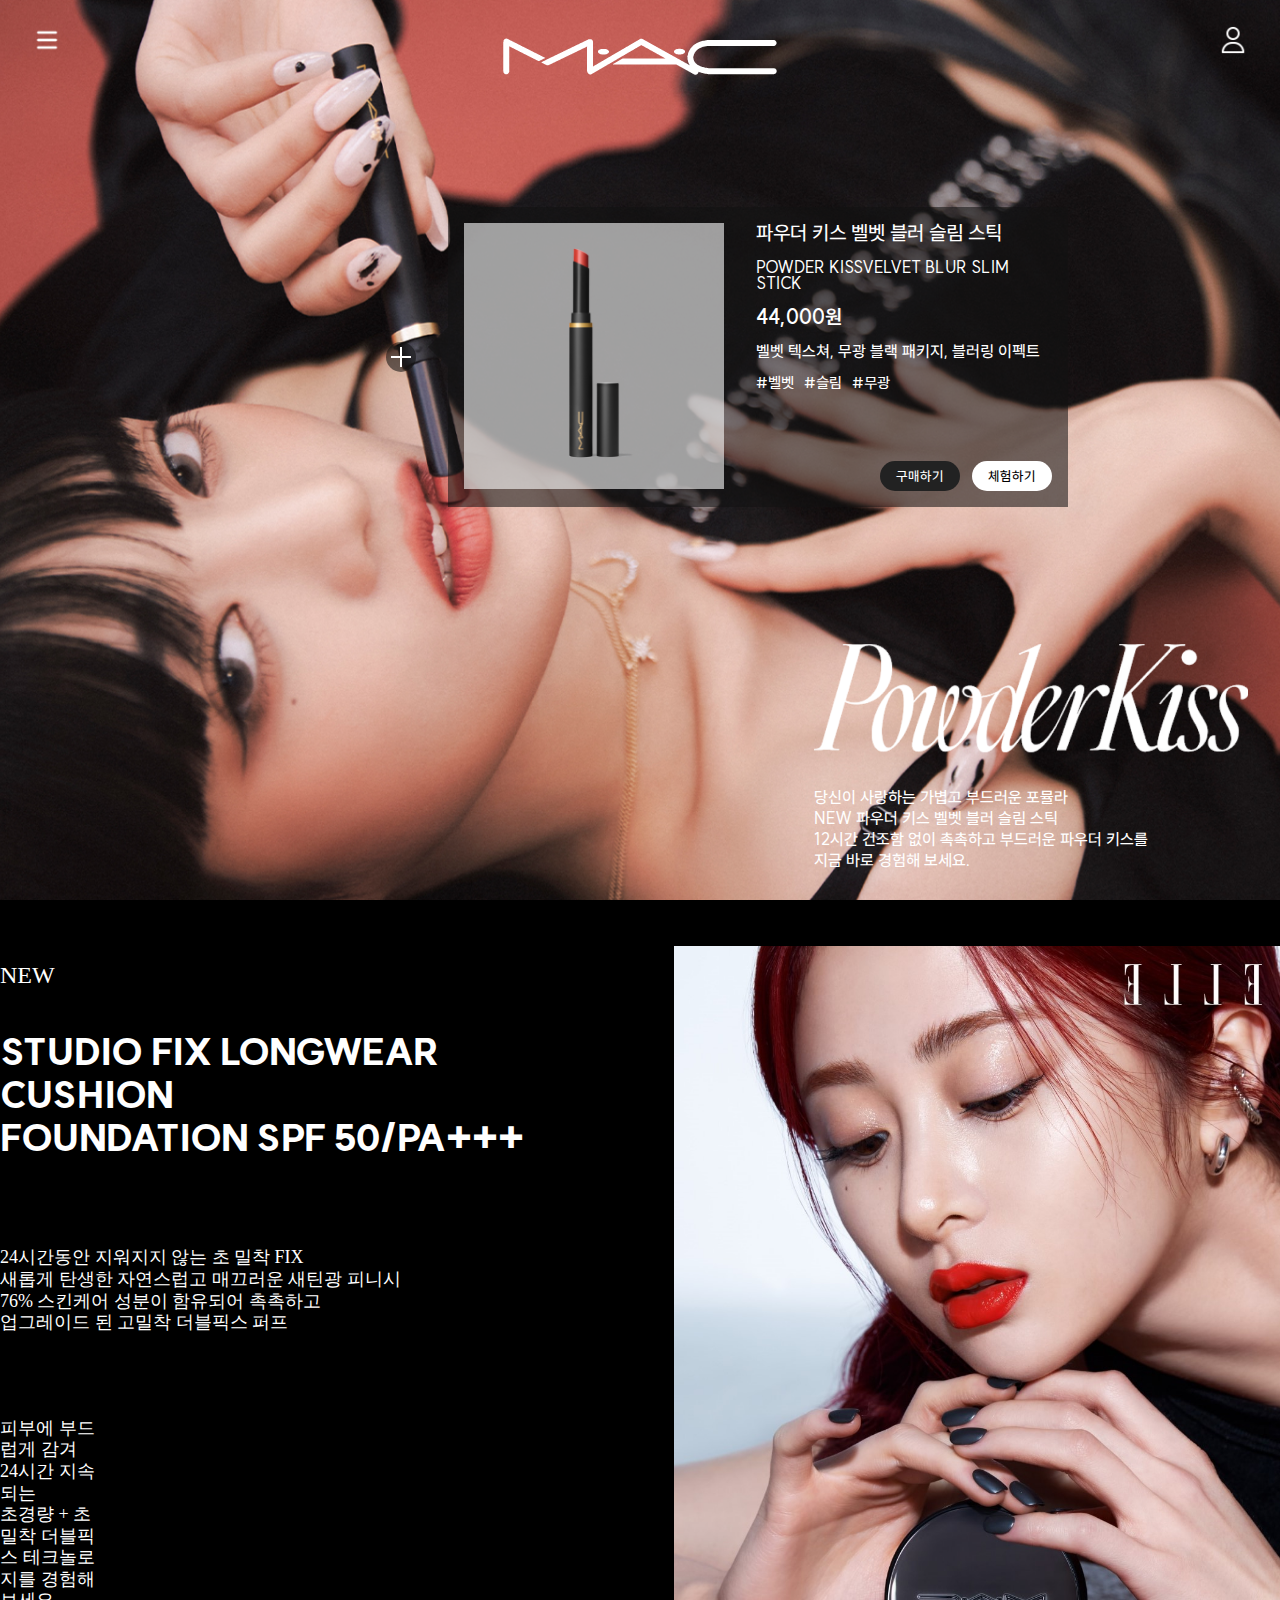
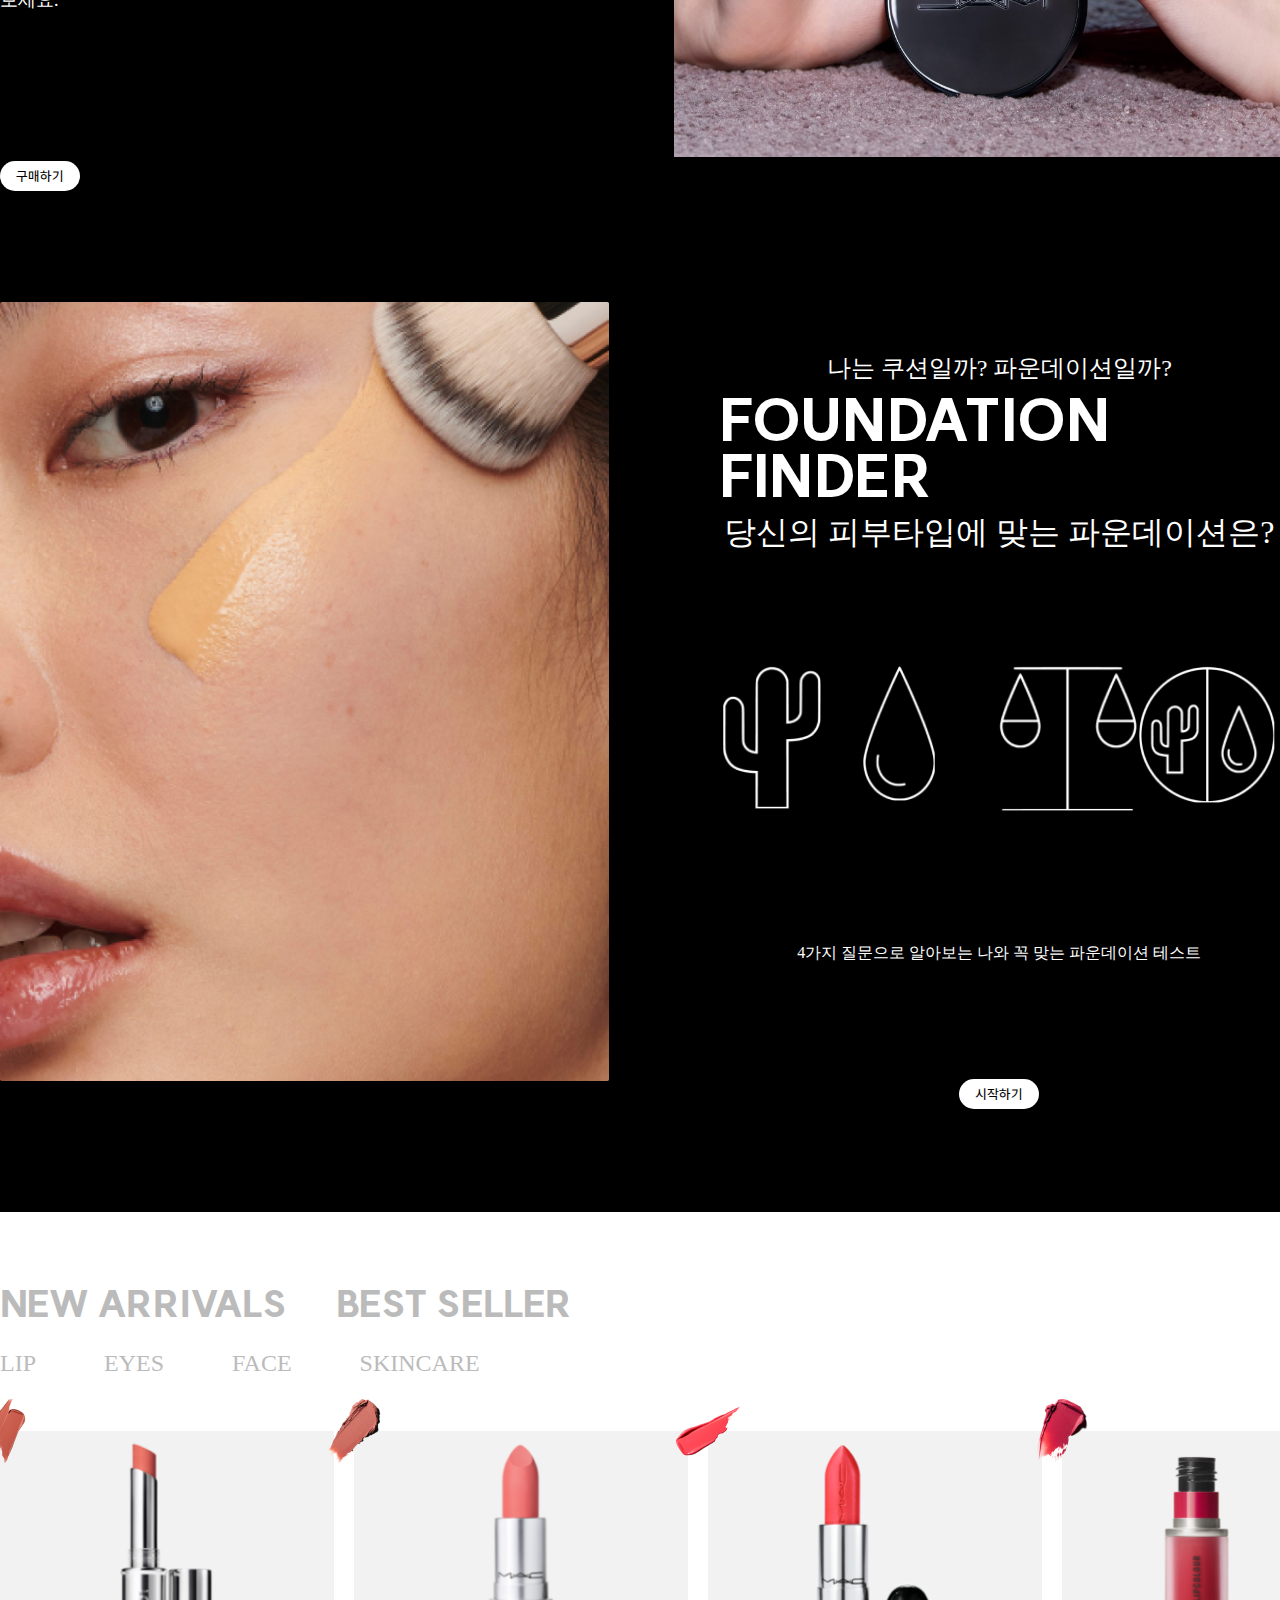
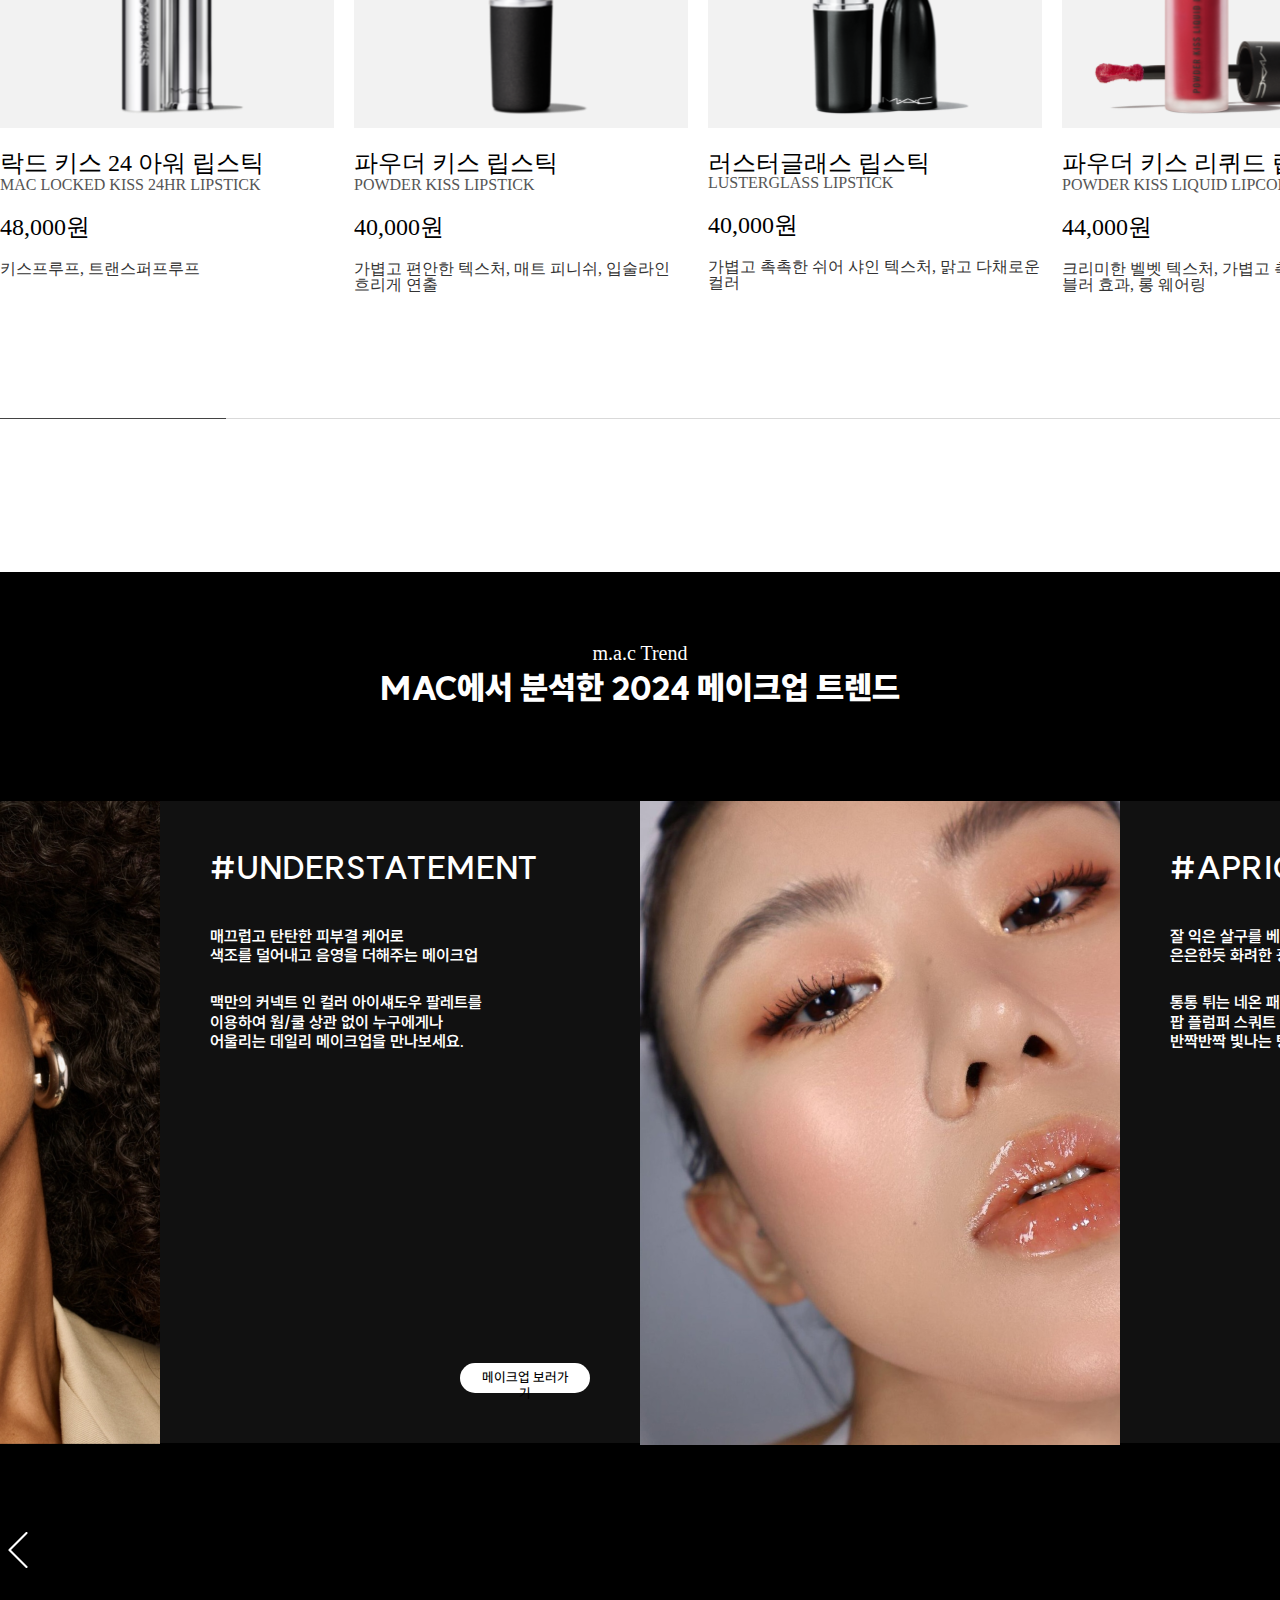
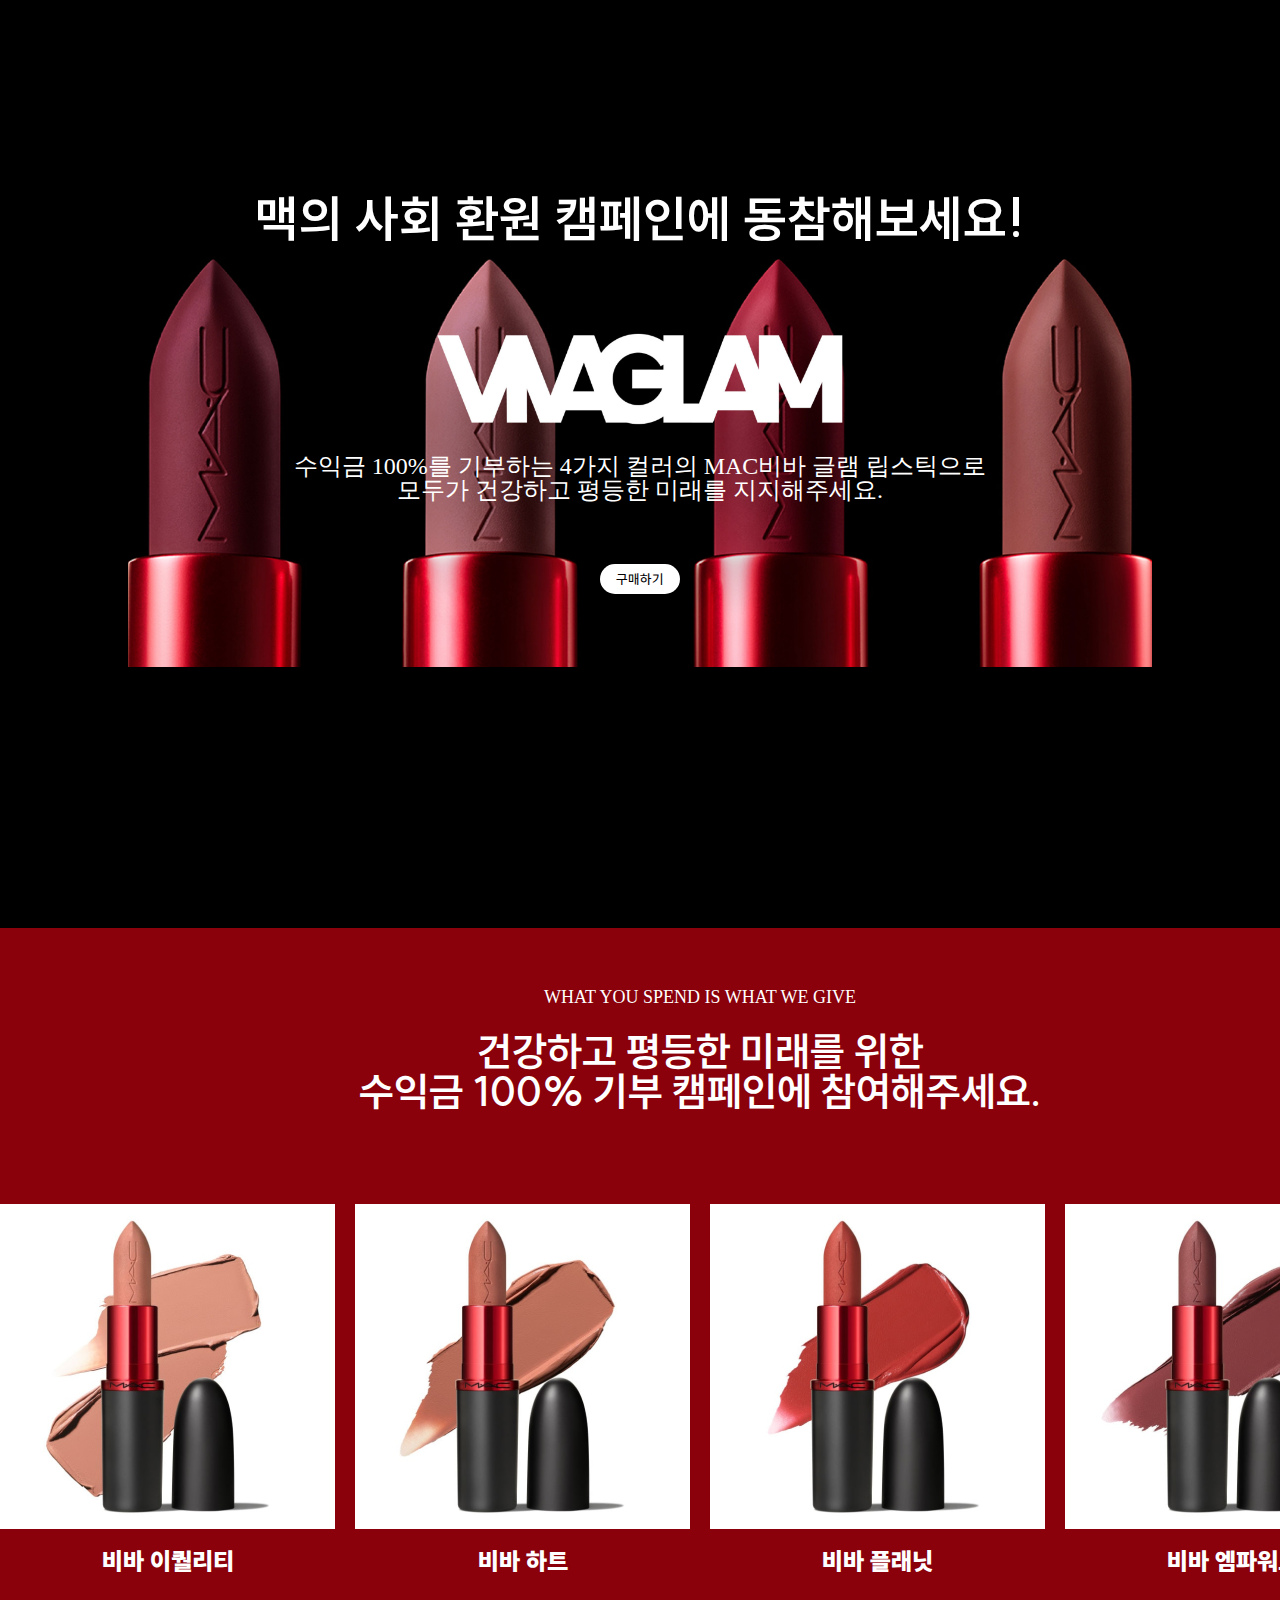
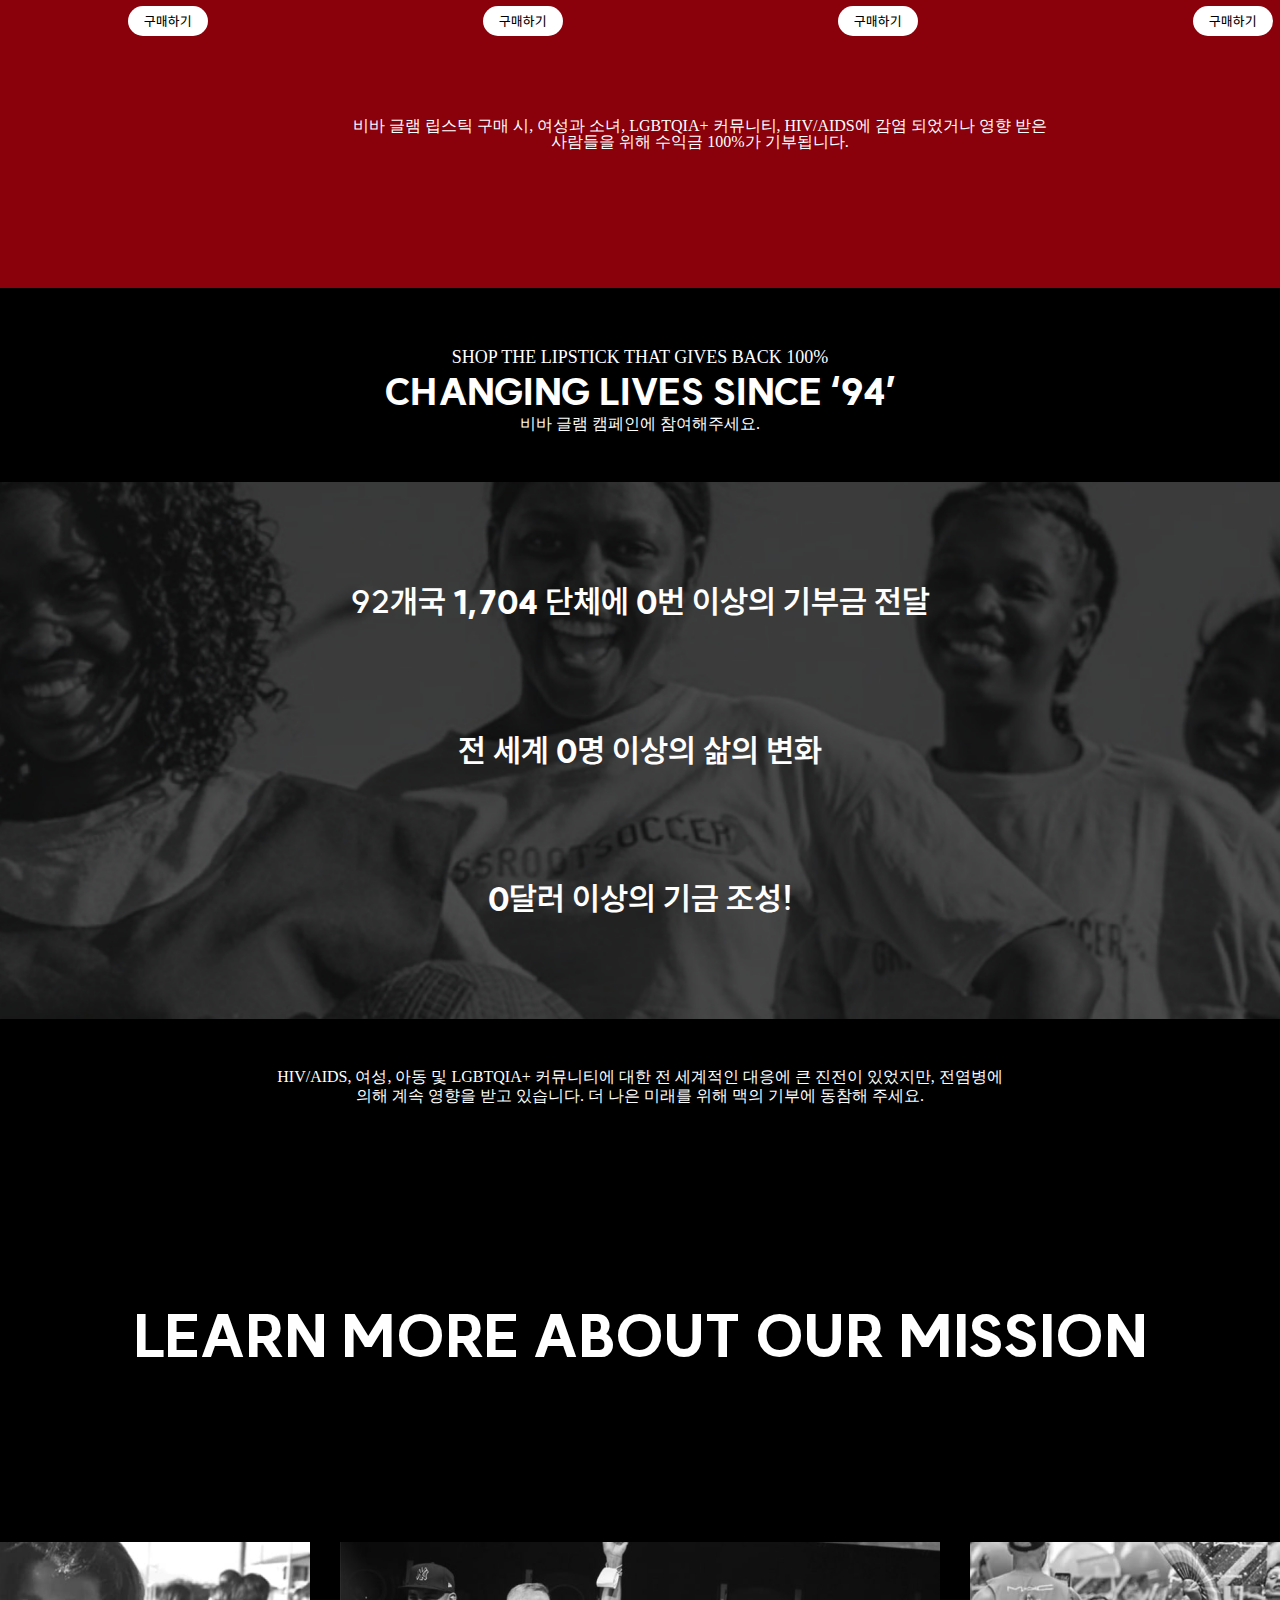
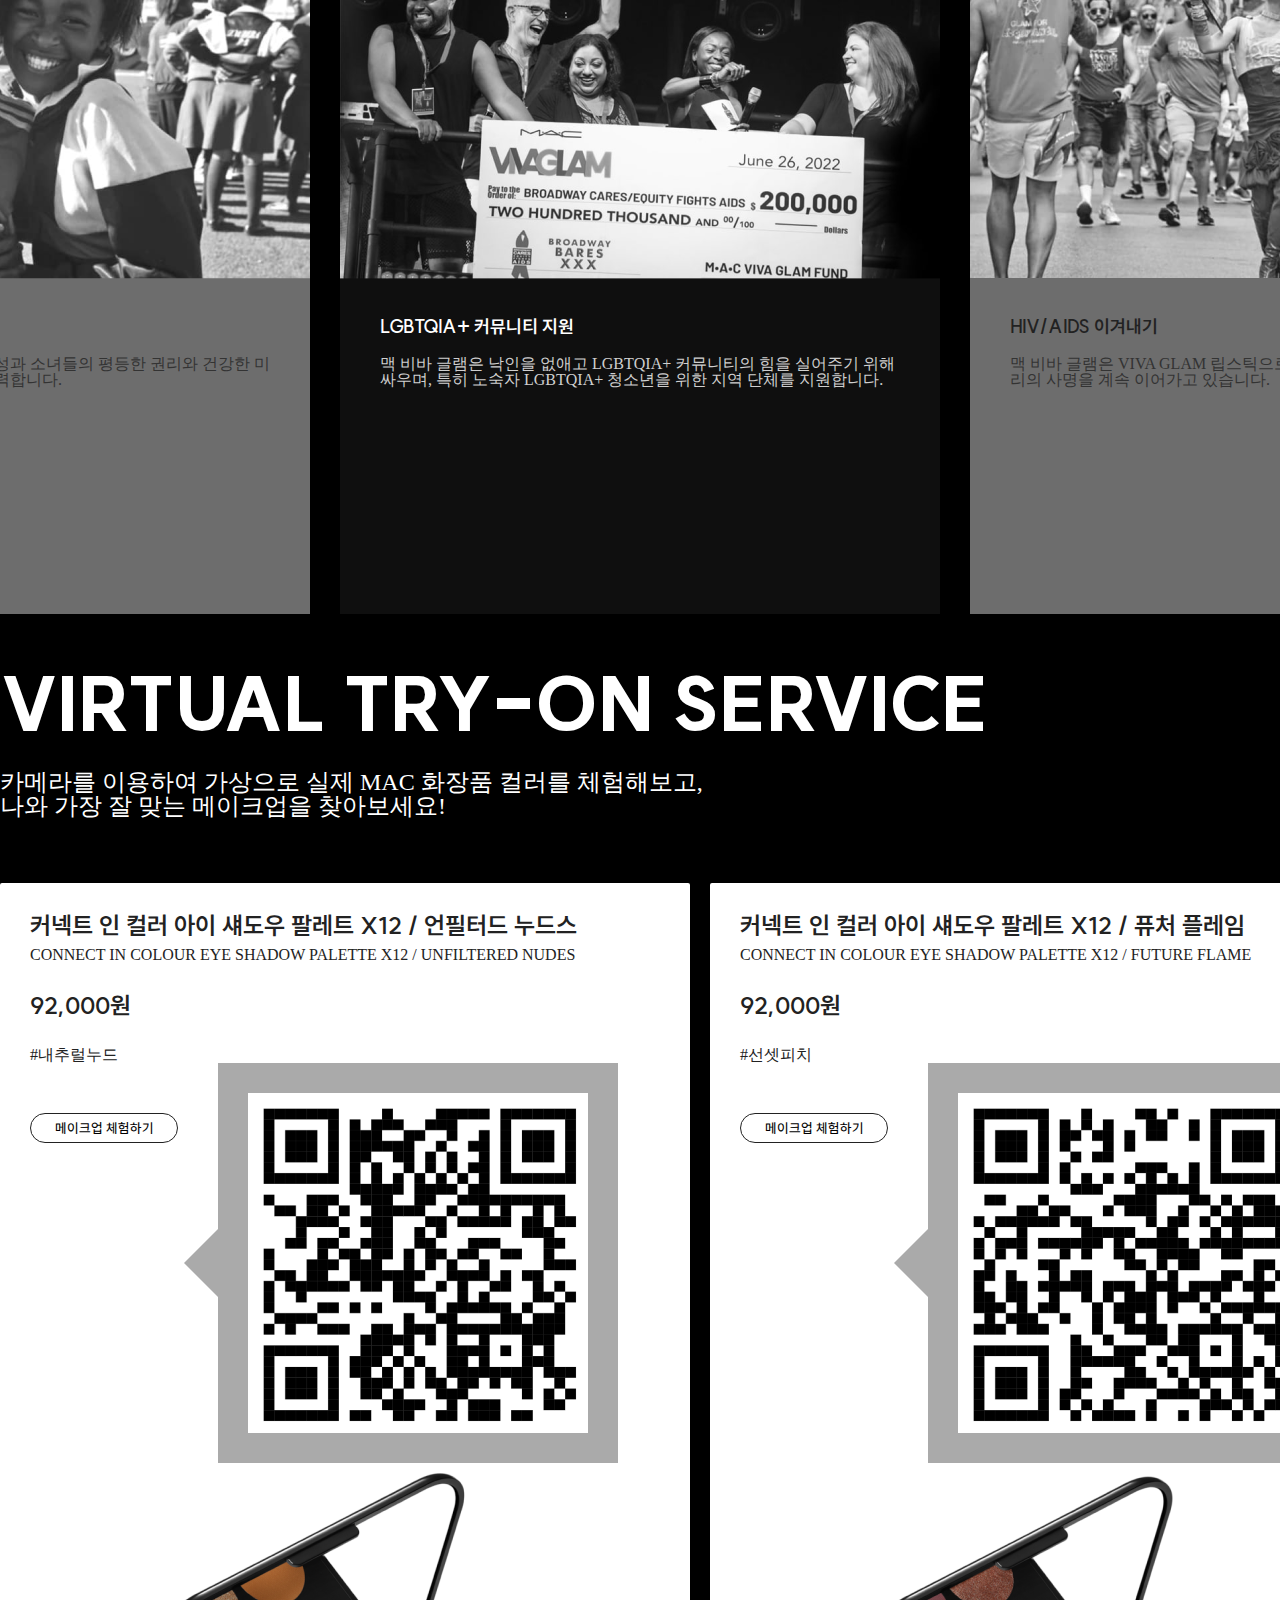
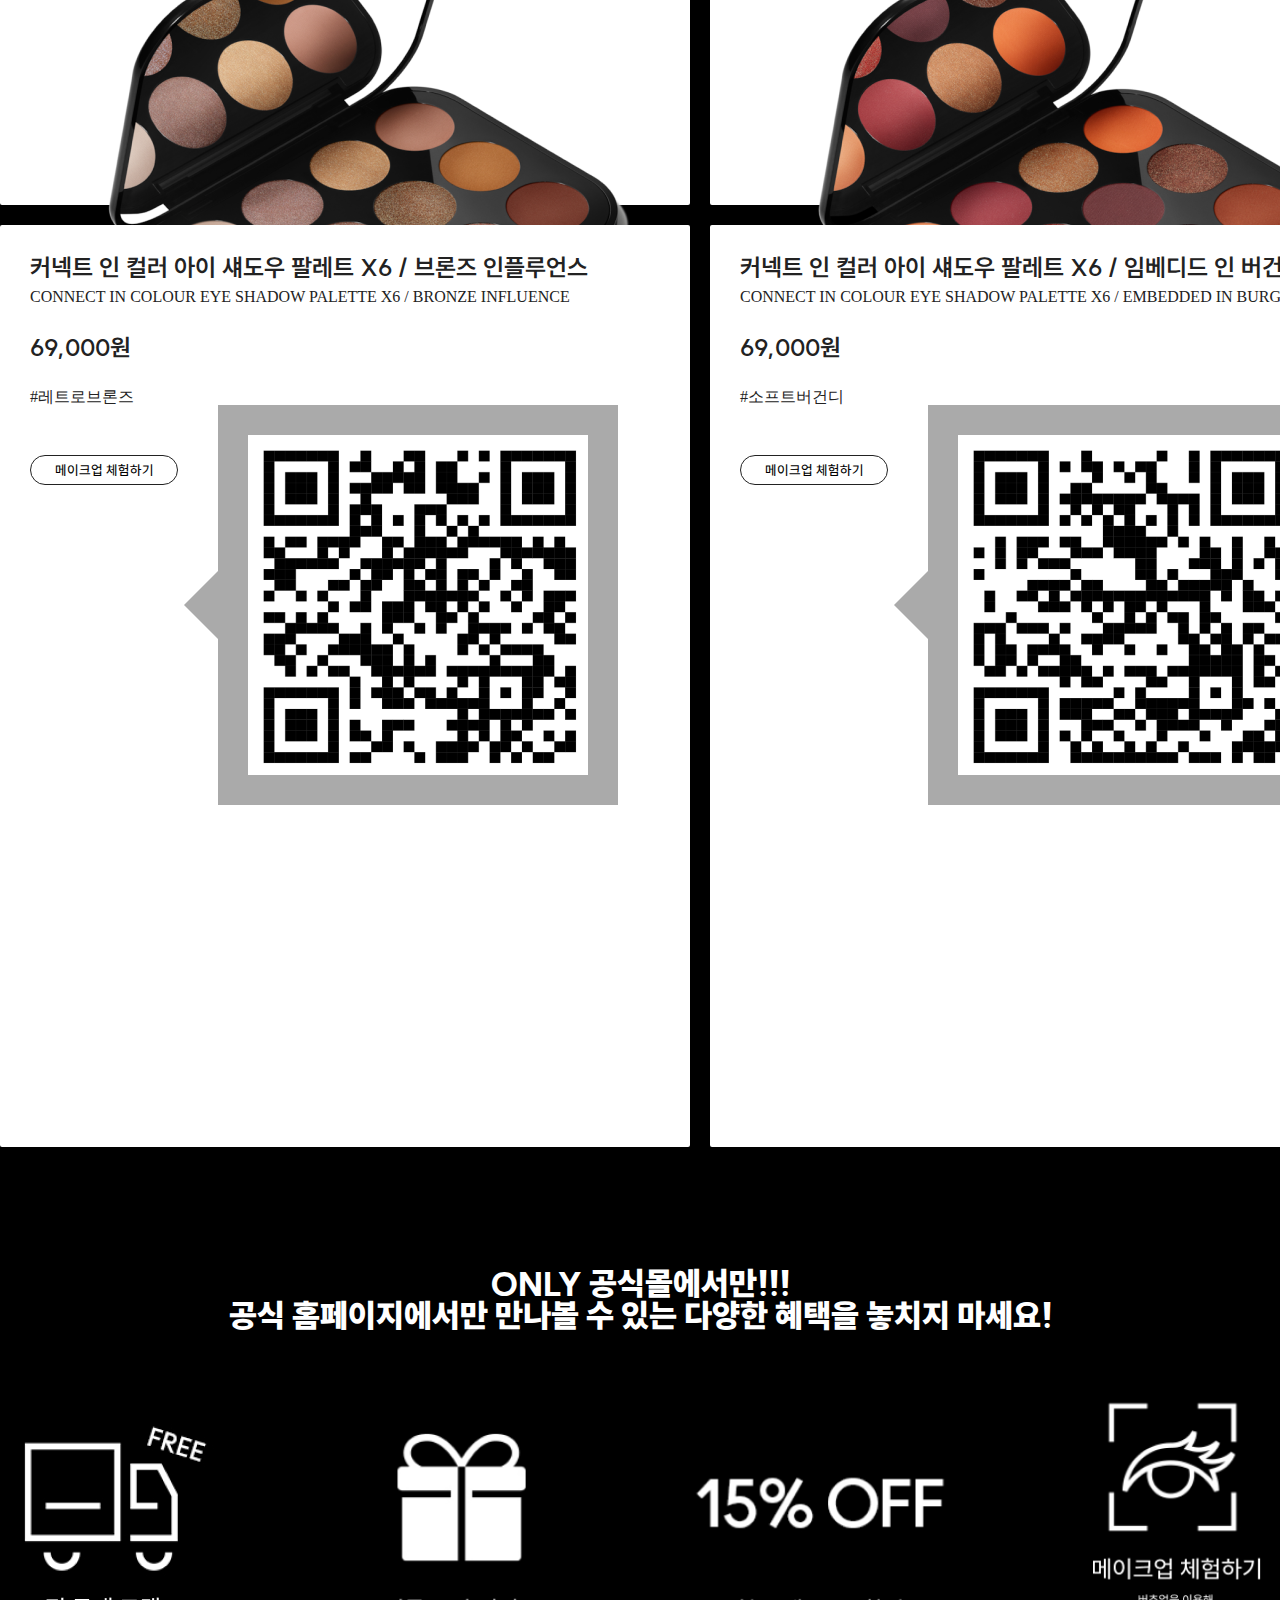
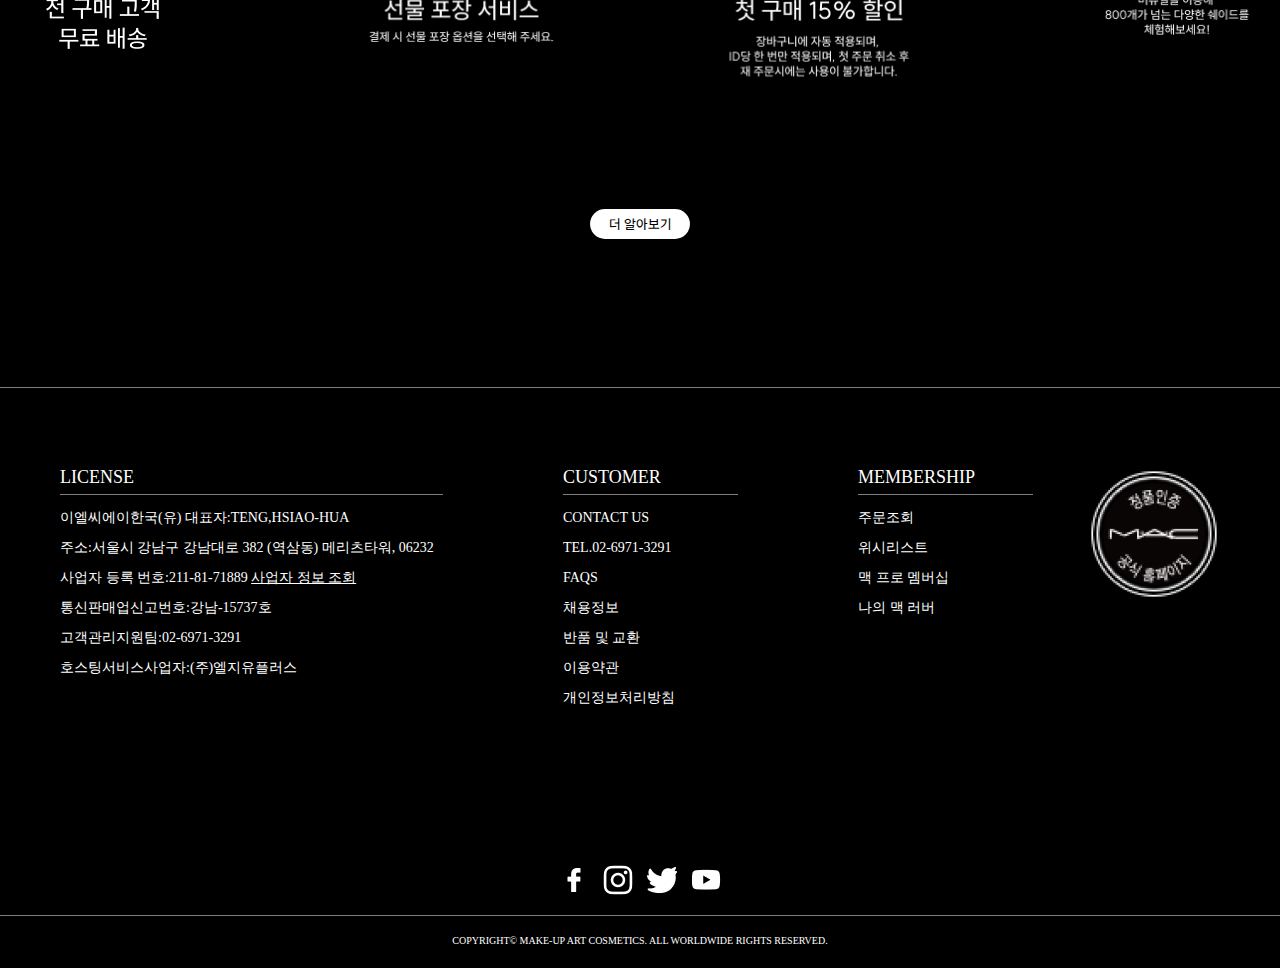
<file: mac2/html/index.html>
<!DOCTYPE html>
<html lang="ko">
<head>
    <meta charset="UTF-8">
    <meta name="viewport" content="width=device-width, initial-scale=1.0">
    <title>Document</title>
    <link rel="stylesheet" href="../css/reset.css">
    <link rel="stylesheet" href="../css/index.css">
    <link rel="stylesheet" href="../css/font.css">
</head>
<body>
    <header>
        <div class="header-container">
            <a href="#" class="menu"><figure class="menu-box"><img src="../img/menubar.png" alt="menu"></figure></a>
            <a href="index.html"><figure class="logo-box"><img src="../img/logo-w.png" alt="logo"></figure></a>
            <a href="#"><figure class="menu-box"><img src="../img/profile-w.png" alt="profile"></figure></a>
        </div>
    </header>

    <main>
        <div class="main-container">

           <div class="plus">
                <button class="plus-button">
                    <img src="../img/+.svg" alt="+">
                </button>

                <div class="plus-box">
                    <div class="left-arrow"></div>

                    <figure class="plus-lip-img">
                        <img src="../img/파우더 키스 벨벳 블러 슬림 스틱.png" alt="powderkissslimstick">
                    </figure>

                    <div class="plus-box-contents">
                        <div class="plus-text">
                            <p class="font-20">파우더 키스 벨벳 블러 슬림 스틱</p>
                            <p>POWDER KISSVELVET BLUR SLIM STICK</p>
                            <p class="font-20 bold">44,000원</p>
                            <p>벨벳 텍스쳐, 무광 블랙 패키지, 블러링 이펙트</p>
                            <div class="plus-tag-box">
                                <p class="font-15">#벨벳</p>
                                <p class="font-15">#슬림</p>
                                <p class="font-15">#무광</p>
                            </div>
                        </div>
                        <div class="plus-contents-button">
                            <button class="button black">구매하기</button>
                            <button class="button">체험하기</button>
                        </div>
                    </div>
                </div>

            </div>
            <div class="main-contents">
                <figure class="main-contents-img">
                    <img src="../img/powderkiss.png" alt="powderkiss">
                </figure>
                <p>당신이 사랑하는 가볍고 부드러운 포뮬라</p>
                <p>NEW 파우더 키스 벨벳 블러 슬림 스틱</p>
                <p>12시간 건조함 없이 촉촉하고 부드러운 파우더 키스를</p>
                <p>지금 바로 경험해 보세요.</p>
           </div> 
        </div>
    </main>

    <section id="background-black">
        <div class="section-container-1400">

            <div class="longwear-cushion-container">
                <div class="longwear-cushion-contents">
                    <p class="font-24">NEW</p>
                    <p class="font-36 heavy studio">STUDIO FIX LONGWEAR CUSHION <br>
                    FOUNDATION SPF 50/PA+++</p>
                    <p class="font-18 fix">24시간동안 지워지지 않는 초 밀착 FIX <br>
                    새롭게 탄생한 자연스럽고 매끄러운 새틴광 피니시 <br>
                    76% 스킨케어 성분이 함유되어 촉촉하고 <br>
                    업그레이드 된 고밀착 더블픽스 퍼프</p>
                    <p class="font-18 skin">피부에 부드럽게 감겨 24시간 지속되는 <br>
                    초경량 + 초밀착 더블픽스 테크놀로지를 경험해보세요.</p>
                    <button class="button">구매하기</button>
                </div>
                <figure class="longwear-img">
                    <img src="../img/쿠션-허윤진.jpg" alt="longwear-img">
                </figure>
            </div>
            <!-- 롱웨어쿠션 -->

            <div class="finder-container">
                <figure class="finder-img">
                    <img src="../img/foundation-finder.png" alt="finder">
                </figure>
                <div class="finder-contents">
                    <div class="finder-title">
                        <p class="font-24">나는 쿠션일까? 파운데이션일까?</p>
                        <h3 class="font-56 heavy">FOUNDATION FINDER</h3>
                        <p class="font-32">당신의 피부타입에 맞는 파운데이션은?</p>
                    </div>
                    <div class="finder-moving-img">
                        <figure class="skin-type">
                            <img src="../img/건조.png" alt="건조" class="skin">
                        </figure>
                        <figure class="skin-type">
                            <img src="../img/수분.png" alt="수분" class="moisture">
                        </figure>
                        <figure class="skin-type">
                            <img src="../img/밸런스.png" alt="밸런스">
                        </figure>
                        <figure class="skin-type">
                            <img src="../img/복합성.png" alt="복합성">
                        </figure>
                    </div>
                    <p>4가지 질문으로 알아보는 나와 꼭 맞는 파운데이션 테스트</p>
                    <button class="button">시작하기</button>
                </div>
            </div>
        </div>
    </section>

    <section id="background-white">
        <div class="bestseller-container">
            <div class="new-or-best">
                <h3 class="font-36 heavy">NEW ARRIVALS</h3>
                <h3 class="font-36 heavy">BEST SELLER</h3>
            </div>
            <div class="lip-skin">
                <p class="font-24">LIP</p>
                <p class="font-24">EYES</p>
                <p class="font-24">FACE</p>
                <p class="font-24">SKINCARE</p>
            </div>
            <div class="best-products-container">
                <div class="best-products-contents">
                    <figure class="best-products-color">
                        <img src="../img/락드키스24아워립스틱색.png" alt="color">
                    </figure>
                    <figure class="best-products">
                        <img src="../img/락드키스24아워립스틱.png" alt="lockedkiss">
                    </figure>
                    <div class="best-products-text">
                        <p class="font-24">락드 키스 24 아워 립스틱</p>
                        <p class="e-title">MAC LOCKED KISS 24HR LIPSTICK</p>
                        <p class="font-24">48,000원</p>
                        <p class="sub-text">키스프루프, 트랜스퍼프루프</p>
                    </div>
                </div>
                    <div class="best-products-contents">
                        <figure class="best-products-color">
                            <img src="../img/파우더키스립스틱 컬러.png" alt="color">
                        </figure>
                        <figure class="best-products">
                            <img src="../img/파우더키스립스틱.png" alt="lockedkiss">
                        </figure>
                        <div class="best-products-text">
                            <p class="font-24">파우더 키스 립스틱</p>
                            <p class="e-title">POWDER KISS LIPSTICK</p>
                            <p class="font-24">40,000원</p>
                            <p class="sub-text">가볍고 편안한 텍스처, 매트 피니쉬, 입술라인 흐리게 연출</p>
                        </div>
                    </div>
                    
                    <div class="best-products-contents">
                        <figure class="best-products-color">
                            <img src="../img/러스터글래스립스틱 컬러.png" alt="color">
                        </figure>
                        <figure class="best-products">
                            <img src="../img/러스터글래스립스틱.png" alt="lockedkiss">
                        </figure>
                        <div class="best-products-text">
                            <div class="best-products-title">
                                <p class="font-24">러스터글래스 립스틱</p>
                                <p class="e-title">LUSTERGLASS LIPSTICK</p>
                            </div>
                            <p class="font-24">40,000원</p>
                            <p class="sub-text">가볍고 촉촉한 쉬어 샤인 텍스처, 맑고 다채로운 컬러</p>
                        </div>
                    </div>
            
                    <div class="best-products-contents">
                        <figure class="best-products-color">
                            <img src="../img/파우더키스리퀴드컬러.png" alt="color">
                        </figure>
                        <figure class="best-products">
                            <img src="../img/파우더키스리퀴드.png" alt="lockedkiss">
                        </figure>
                        <div class="best-products-text">
                            <p class="font-24">파우더 키스 리퀴드 립컬러</p>
                            <p class="e-title">POWDER KISS LIQUID LIPCOLOR</p>
                            <p class="font-24">44,000원</p>
                            <p class="sub-text">크리미한 벨벳 텍스처, 가볍고 촉촉한 매트타입, 블러 효과, 롱 웨어링</p>
                        </div>
                    </div>                 
            </div>
            <div class="slider">
                <div class="slider-point"></div>
            </div>
        </div>
    </section>

    <section id="background-black">
        <div class="trend-container">
            <div class="trend-title">
                <p class="font-20">m.a.c Trend</p>
                <h2 class="font-32 heavy">MAC에서 분석한 2024 메이크업 트렌드</h2>
            </div>
            <div class="trend-contents">
                <figure class="trend-img">
                    <img src="../img/understatement.png" alt="understatement">
                </figure>
                <div class="trend-text-box">
                    <h3 class="font-32 bold">#UNDERSTATEMENT</h3>
                    <p class="bold">매끄럽고 탄탄한 피부결 케어로 <br>
                    색조를 덜어내고 음영을 더해주는 메이크업</p>
                    <p class="bold">맥만의 커넥트 인 컬러 아이섀도우 팔레트를 <br>
                    이용하여 웜/쿨 상관 없이 누구에게나 <br>
                    어울리는 데일리 메이크업을 만나보세요.</p>
                    <button class="button big-button">메이크업 보러가기</button>
                </div>
                <figure class="trend-img">
                    <img src="../img/apricotmakeup.png" alt="apricotmakeup">
                </figure>
                <div class="trend-text-box">
                    <h3 class="font-32 bold">#APRICOTMAKEUP</h3>
                    <p class="bold">잘 익은 살구를 베어먹은 듯한 <br>
                    은은한듯 화려한 광채 메이크업</p>
                    <p class="bold">통통 튀는 네온 패키지로 돌아온 <br>
                    팝 플럼퍼 스쿼트 플럼핑 글로스 스틱으로 <br>
                    반짝반짝 빛나는 탕후루립을 만나보세요.</p>
                    <button class="button big-button">메이크업 보러가기</button>
                </div>
            </div>
        </div>



        <div class="arrow-box">
            <button class="prev-button"><img src="../img/arrow left.png" alt="prev"></button>
            <button class="prev-button"><img src="../img/arrow right.png" alt="next"></button>
        </div>

        <div class="vivaglam-carousel">
            <!-- 보일 영역 -->
            <div class="vivaglam-container">
                <!-- 컨텐츠 그룹핑 -->
                <!-- 첫페이지 -->
                <div class="vivaglam">
                    <div class="vivaglam-contetns">
                        <h2 class="font-50 bold">맥의 사회 환원 캠페인에 동참해보세요!</h2> 
                        <p class="font-24">수익금 100%를 기부하는 4가지 컬러의 MAC비바 글램 립스틱으로 <br>
                        모두가 건강하고 평등한 미래를 지지해주세요.</p>
                        <button class="button">구매하기</button>
                    </div>
                </div>

                <!-- 두페이지 -->
                <div class="viva-lip">
                    <div class="viva-lip-container">
                        <div class="viva-lip-title">
                            <p class="font-18">WHAT YOU SPEND IS WHAT WE GIVE</p>
                            <h2 class="font-40 bold">건강하고 평등한 미래를 위한 <br>
                                수익금 100% 기부 캠페인에 참여해주세요.</h2>
                        </div>
                        <div class="viva-lip-contents-box">
                            <div class="viva-lip-contents">
                                <figure class="viva-lip-img">
                                    <img src="../img/viva이퀄리티.png" alt="vivaequality">
                                </figure>
                                <div class="viva-lip-text">
                                    <h3 class="font-24 heavy">비바 이퀄리티</h3>
                                    <button class="button">구매하기</button>
                                </div>
                            </div>
                                <div class="viva-lip-contents">
                                    <figure class="viva-lip-img">
                                        <img src="../img/비바하트.png" alt="vivaequality">
                                    </figure>
                                    <div class="viva-lip-text">
                                        <h3 class="font-24 heavy">비바 하트</h3>
                                        <button class="button">구매하기</button>
                                    </div>
                                </div>
                                <div class="viva-lip-contents">
                                    <figure class="viva-lip-img">
                                        <img src="../img/비바플래닛.png" alt="vivaequality">
                                    </figure>
                                    <div class="viva-lip-text">
                                         <h3 class="font-24 heavy">비바 플래닛</h3>
                                        <button class="button">구매하기</button>
                                    </div>
                                </div>
                                <div class="viva-lip-contents">
                                    <figure class="viva-lip-img">
                                        <img src="../img/비바엠파워드.png" alt="vivaequality">
                                    </figure>
                                    <div class="viva-lip-text">
                                        <h3 class="font-24 heavy">비바 엠파워드</h3>
                                        <button class="button">구매하기</button>
                                    </div>
                                </div>
                            </div>
                            <p>비바 글램 립스틱 구매 시, 여성과 소녀, LGBTQIA+ 커뮤니티, HIV/AIDS에 감염 되었거나 영향 받은 <br>
                                사람들을 위해 수익금 100%가 기부됩니다.</p>
                    </div>
                </div>

                <!-- 세번째 페이지 -->
                <div class="viva-since">
                    <div class="viva-since-container">
                        <div class="viva-since-title">
                            <p class="font-18">SHOP THE LIPSTICK THAT GIVES BACK 100%</p>
                            <h2 class="font-36 heavy">CHANGING LIVES SINCE ‘94’</h2>
                            <p>비바 글램 캠페인에 참여해주세요.</p>
                        </div>
                        <div class="viva-since-contents">
                            <div class="viva-since-text">
                                <h3 class="font-32 bold">92개국 <span class="count-up heavy">1818</span> 단체에 <span class="count-up heavy">9713</span>번 이상의 기부금 전달</h3>
                                <h3 class="font-32 bold">전 세계 <span class="count-up heavy">19000000</span>명 이상의 삶의 변화</h3>
                                <h3 class="font-32 bold"><span class="count-up heavy">500000,000 </span>달러 이상의 기금 조성!</h3>
                            </div>
                        </div>
                        <p>HIV/AIDS, 여성, 아동 및 LGBTQIA+ 커뮤니티에 대한 전 세계적인 대응에 큰 진전이 있었지만, 전염병에 <br>
                            의해 계속 영향을 받고 있습니다. 더 나은 미래를 위해 맥의 기부에 동참해 주세요.</p>
                    </div>
                </div>            
            </div>
        </div>


            <div class="mission">
                    <h2 class="font-56 heavy">LEARN MORE ABOUT OUR MISSION</h2>

                    <div class="mission-contents-box">

                        <div class="mission-contents">
                            <figure class="mission-img">
                                <img src="../img/미션1.png" alt="mission1">
                            </figure>
                            <div class="mission-text-box white-box">
                                <h4 class="font-18 bold">여성과 소녀들에게 힘을 실어주기</h4>
                                <p>맥 비바 글램은 올바른 성교육과 여성과 소녀들의 평등한 권리와
                                건강한 미래를 지원하기 위해 지역 단체와 협력합니다.</p>
                            </div>
                        </div>

                        <div class="mission-contents">
                            <figure class="mission-img">
                                <img src="../img/미션2.png" alt="mission1">
                            </figure>
                            <div class="mission-text-box black-box">
                                <h4 class="font-18 bold">LGBTQIA+ 커뮤니티 지원</h4>
                                <p>맥 비바 글램은 낙인을 없애고 LGBTQIA+ 커뮤니티의 힘을 실어주기 위해
                                    싸우며, 특히 노숙자 LGBTQIA+ 청소년을 위한
                                    지역 단체를 지원합니다.</p>
                            </div>
                        </div>

                        <div class="mission-contents">
                            <figure class="mission-img">
                                <img src="../img/미션3.png" alt="mission1">
                            </figure>
                            <div class="mission-text-box white-box">
                                <h4 class="font-18 bold">HIV/AIDS 이겨내기</h4>
                                <p>맥 비바 글램은 VIVA GLAM 립스틱으로 HIV/AIDS를 종식시키겠다는
                                    우리의 사명을 계속 이어가고 있습니다.</p>
                            </div>
                        </div>
                    </div>
            </div>

            <div class="virtual">
                <div class="virtual-container">

                    <div class="virtual-title">
                        <h2 class="font-72 heavy">VIRTUAL TRY-ON SERVICE</h2>
                        <p class="font-24">카메라를 이용하여 가상으로 실제 MAC 화장품 컬러를 체험해보고, <br>
                        나와 가장 잘 맞는 메이크업을 찾아보세요!</p>
                    </div>

                    <div class="virtual-contents-container">

                        <div class="virtual-contents-box">
                            <div class="virtual-contents">
                                <div class="virtual-contents-title">
                                    <p class="font-24 bold">커넥트 인 컬러 아이 섀도우 팔레트 X12 / 언필터드 누드스</p>
                                    <p class="font-16">CONNECT IN COLOUR EYE SHADOW PALETTE X12 / UNFILTERED NUDES</p>
                                </div>
                                <p class="font-24 bold">92,000원</p>
                                <p class="virtual-tag">#내추럴누드</p>


                                <div class="qr-box">
                                    <button class="line-button">메이크업 체험하기</button>
                                    <div class="qr-background hidden">
                                        <div class="qr-arrow"></div>
                                        <figure class="qr-img">
                                            <img src="../img/언필터드 누드qr.png" alt="언필터드누드스">
                                        </figure>
                                    </div>
                                </div>


                                <figure class="virtual-img">
                                    <img src="../img/언필터드 누드.png" alt="unfiltered">
                                </figure>
                            </div>


                            <div class="virtual-contents">
                                <div class="virtual-contents-title">
                                    <p class="font-24 bold">커넥트 인 컬러 아이 섀도우 팔레트 X12 / 퓨처 플레임</p>
                                    <p class="font-16">CONNECT IN COLOUR EYE SHADOW PALETTE X12 / FUTURE FLAME</p>
                                </div>
                                <p class="font-24 bold">92,000원</p>
                                <p class="virtual-tag">#선셋피치</p>
                                <div class="qr-box">
                                    <button class="line-button">메이크업 체험하기</button>
                                    <div class="qr-background">
                                        <div class="qr-arrow"></div>
                                        <figure class="qr-img">
                                            <img src="../img/퓨처플레임 (1).png" alt="언필터드누드스">
                                        </figure>
                                    </div>
                                </div>                                
                                <figure class="virtual-img">
                                    <img src="../img/퓨처플레임.png" alt="unfiltered">
                                </figure>
                            </div>
                        </div>

                        <div class="virtual-contents-box">
                            <div class="virtual-contents">
                                <div class="virtual-contents-title">
                                    <p class="font-24 bold">커넥트 인 컬러 아이 섀도우 팔레트 X6 / 브론즈 인플루언스</p>
                                    <p class="font-16">CONNECT IN COLOUR EYE SHADOW PALETTE X6 / BRONZE INFLUENCE</p>
                                </div>
                                <p class="font-24 bold">69,000원</p>
                                <p class="virtual-tag">#레트로브론즈</p>
                                <div class="qr-box">
                                    <button class="line-button">메이크업 체험하기</button>
                                    <div class="qr-background">
                                        <div class="qr-arrow"></div>
                                        <figure class="qr-img">
                                            <img src="../img/브론즈 인플루언스 (1).png" alt="언필터드누드스">
                                        </figure>
                                    </div>
                                </div>
                                <figure class="virtual-img">
                                    <!-- <img src="../img/브론즈인플루언스.png" alt="unfiltered"> -->
                                </figure>
                            </div>
                            <div class="virtual-contents">
                                <div class="virtual-contents-title">
                                    <p class="font-24 bold">커넥트 인 컬러 아이 섀도우 팔레트 X6 / 임베디드 인 버건디</p>
                                    <p class="font-16">CONNECT IN COLOUR EYE SHADOW PALETTE X6 / EMBEDDED IN BURGUNDY</p>
                                </div>
                                <p class="font-24 bold">69,000원</p>
                                <p class="virtual-tag">#소프트버건디</p>
                                <div class="qr-box">
                                    <button class="line-button">메이크업 체험하기</button>
                                    <div class="qr-background">
                                        <div class="qr-arrow"></div>
                                        <figure class="qr-img">
                                            <img src="../img/임베디드 인 버건디.png" alt="언필터드누드스">
                                        </figure>
                                    </div>
                                </div>
                                <figure class="virtual-img">
                                    <!-- <img src="../img/임베디드인버건디.png" alt="unfiltered"> -->
                                </figure>
                            </div>
                        </div>
                    </div>
                </div>
            </div>

            <div class="benefits">
                <div class="benefits-container">
                    <h2 class="font-32 heavy">ONLY 공식몰에서만!!! <br>
                    공식 홈페이지에서만 만나볼 수 있는 다양한 혜택을 놓치지 마세요!</h2>
                    <div class="benefits-contents">
                        <figure class="benefits-img">
                            <img src="../img/무료배송.png" alt="free">
                        </figure>
                        <figure class="benefits-img">
                            <img src="../img/선물포장서비스.png" alt="benefit">
                        </figure>
                        <figure class="benefits-img">
                            <img src="../img/첫구매할인.png" alt="first">
                        </figure>
                        <figure class="benefits-img">
                            <img src="../img/메이크업체험.png" alt="makeup">
                        </figure>
                    </div>
                    <button class="button">더 알아보기</button>
                </div>
            </div>
    </section>

    <footer>
        <div class="footer-container">
            <div class="footer-line"></div>
            <div class="footer-contents">

                <ul class="license font-18">LICENSE
                    <div class="license-line"></div>
                    <li class="license-list font-14">이엘씨에이한국(유) 대표자:TENG,HSIAO-HUA</li>
                    <li class="license-list font-14">주소:서울시 강남구 강남대로 382 (역삼동) 메리츠타워, 06232</li>
                    <li class="license-list font-14">사업자 등록 번호:211-81-71889 <a href="#">사업자 정보 조회</a></li>
                    <li class="license-list font-14">통신판매업신고번호:강남-15737호</li>
                    <li class="license-list font-14">고객관리지원팀:02-6971-3291</li>
                    <li class="license-list font-14">호스팅서비스사업자:(주)엘지유플러스</li>
                </ul>

                <ul class="customer font-18">CUSTOMER
                    <div class="customer-line"></div>
                    <li class="customer-list font-14"><a href="#">CONTACT US</a></li>
                    <li class="customer-list font-14">TEL.02-6971-3291</li>
                    <li class="customer-list font-14"><a href="#">FAQS</a></li>
                    <li class="customer-list font-14"><a href="#">채용정보</a></li>
                    <li class="customer-list font-14"><a href="#">반품 및 교환</a></li>
                    <li class="customer-list font-14"><a href="#">이용약관</a></li>
                    <li class="customer-list font-14"><a href="#">개인정보처리방침</a></li>
                </ul>

                <ul class="customer font-18">MEMBERSHIP
                    <div class="customer-line"></div>
                    <li class="customer-list font-14"><a href="#">주문조회</a></li>
                    <li class="customer-list font-14"><a href="#">위시리스트</a></li>
                    <li class="customer-list font-14"><a href="#">맥 프로 멤버십</a></li>
                    <li class="customer-list font-14"><a href="#">나의 맥 러버</a></li>
                </ul>

                <figure class="mac-home">
                    <img src="../img/맥 정품인증.png" alt="mac">
                </figure>
            </div>

            <div class="social-box">
                <figure class="social-icon">
                    <img src="../img/facebook.png" alt="facebook"   >
                </figure>
                <figure class="social-icon">
                    <img src="../img/insta.png" alt="insta">
                </figure>
                <figure class="social-icon">
                    <img src="../img/twiter.png" alt="twiter">
                </figure>
                <figure class="social-icon">
                    <img src="../img/youtube.png" alt="youtube">
                </figure>
            </div>
            <div class="footer-line"></div>
            <p class="font-10">COPYRIGHT© MAKE-UP ART COSMETICS. ALL WORLDWIDE RIGHTS RESERVED.</p>
        </div>
    </footer>


    
    <script src="../js/main-product.js"></script>
</body>
</html>
</file>
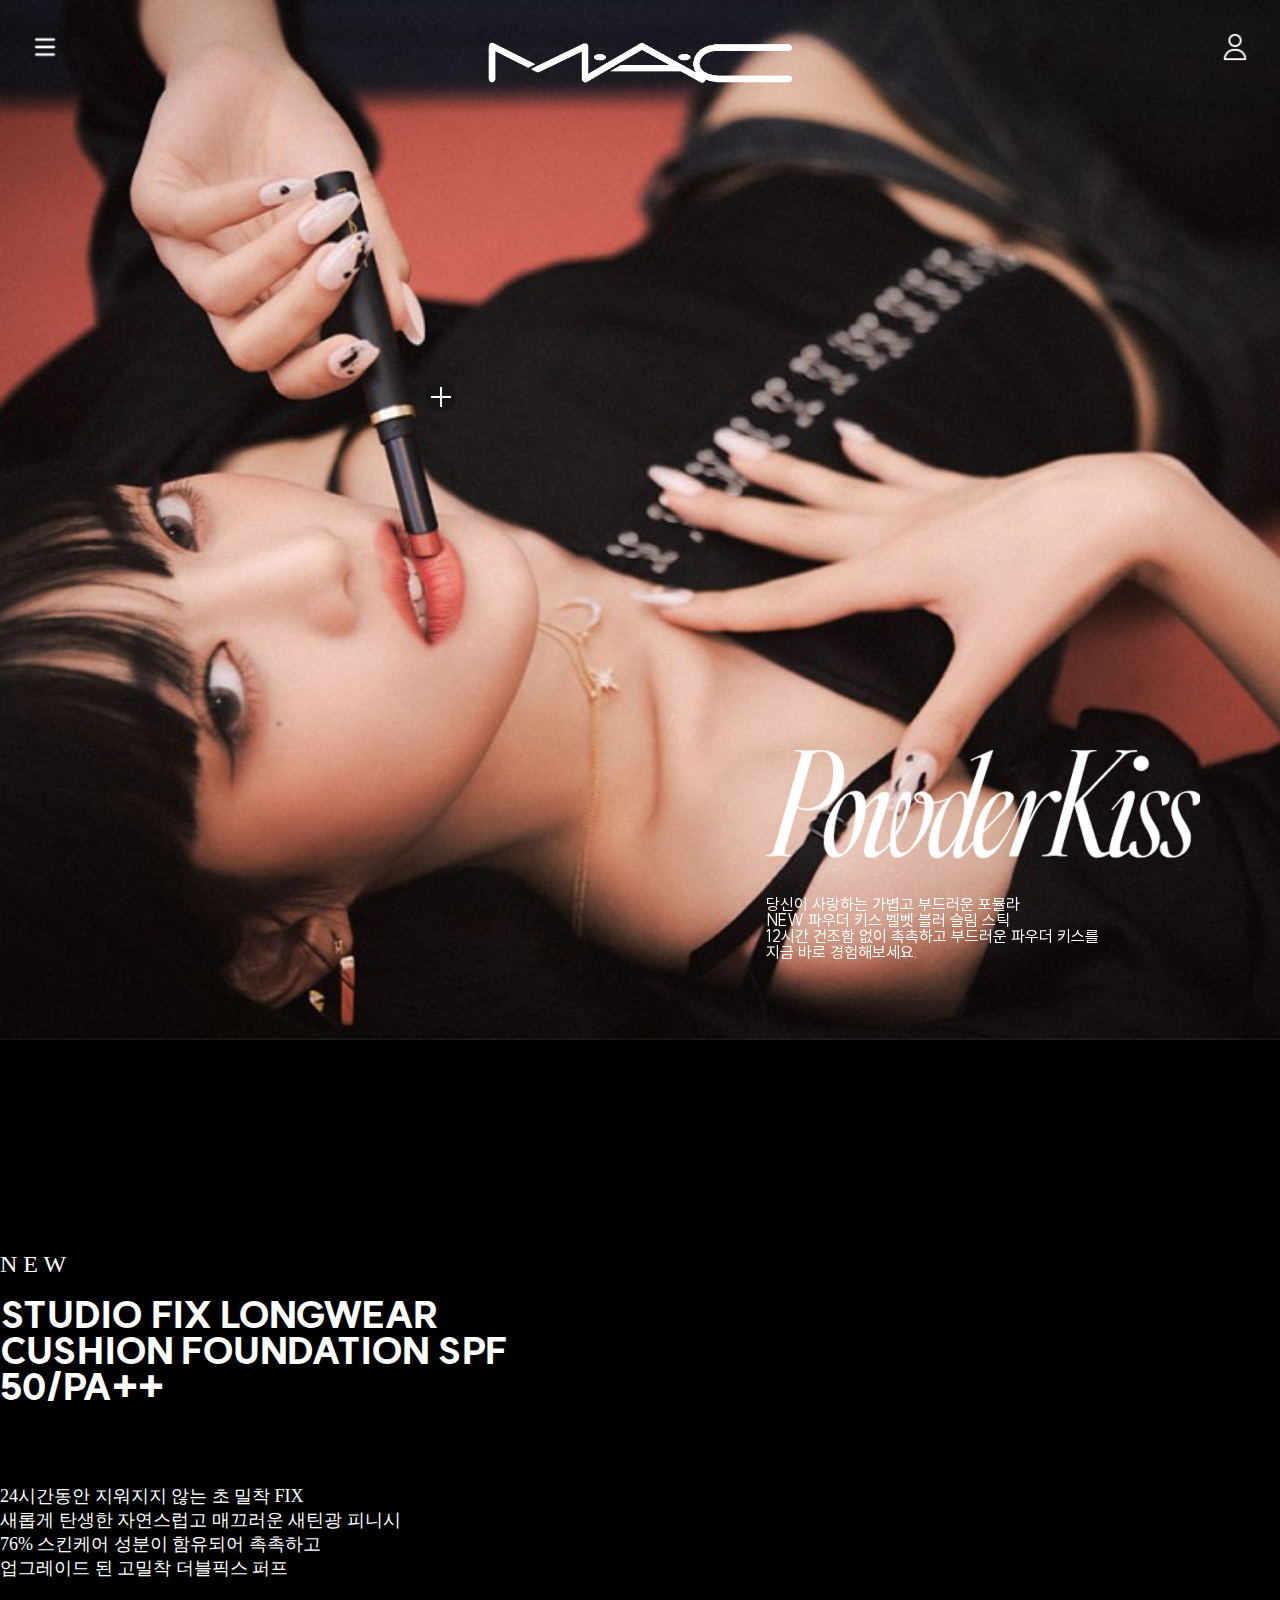
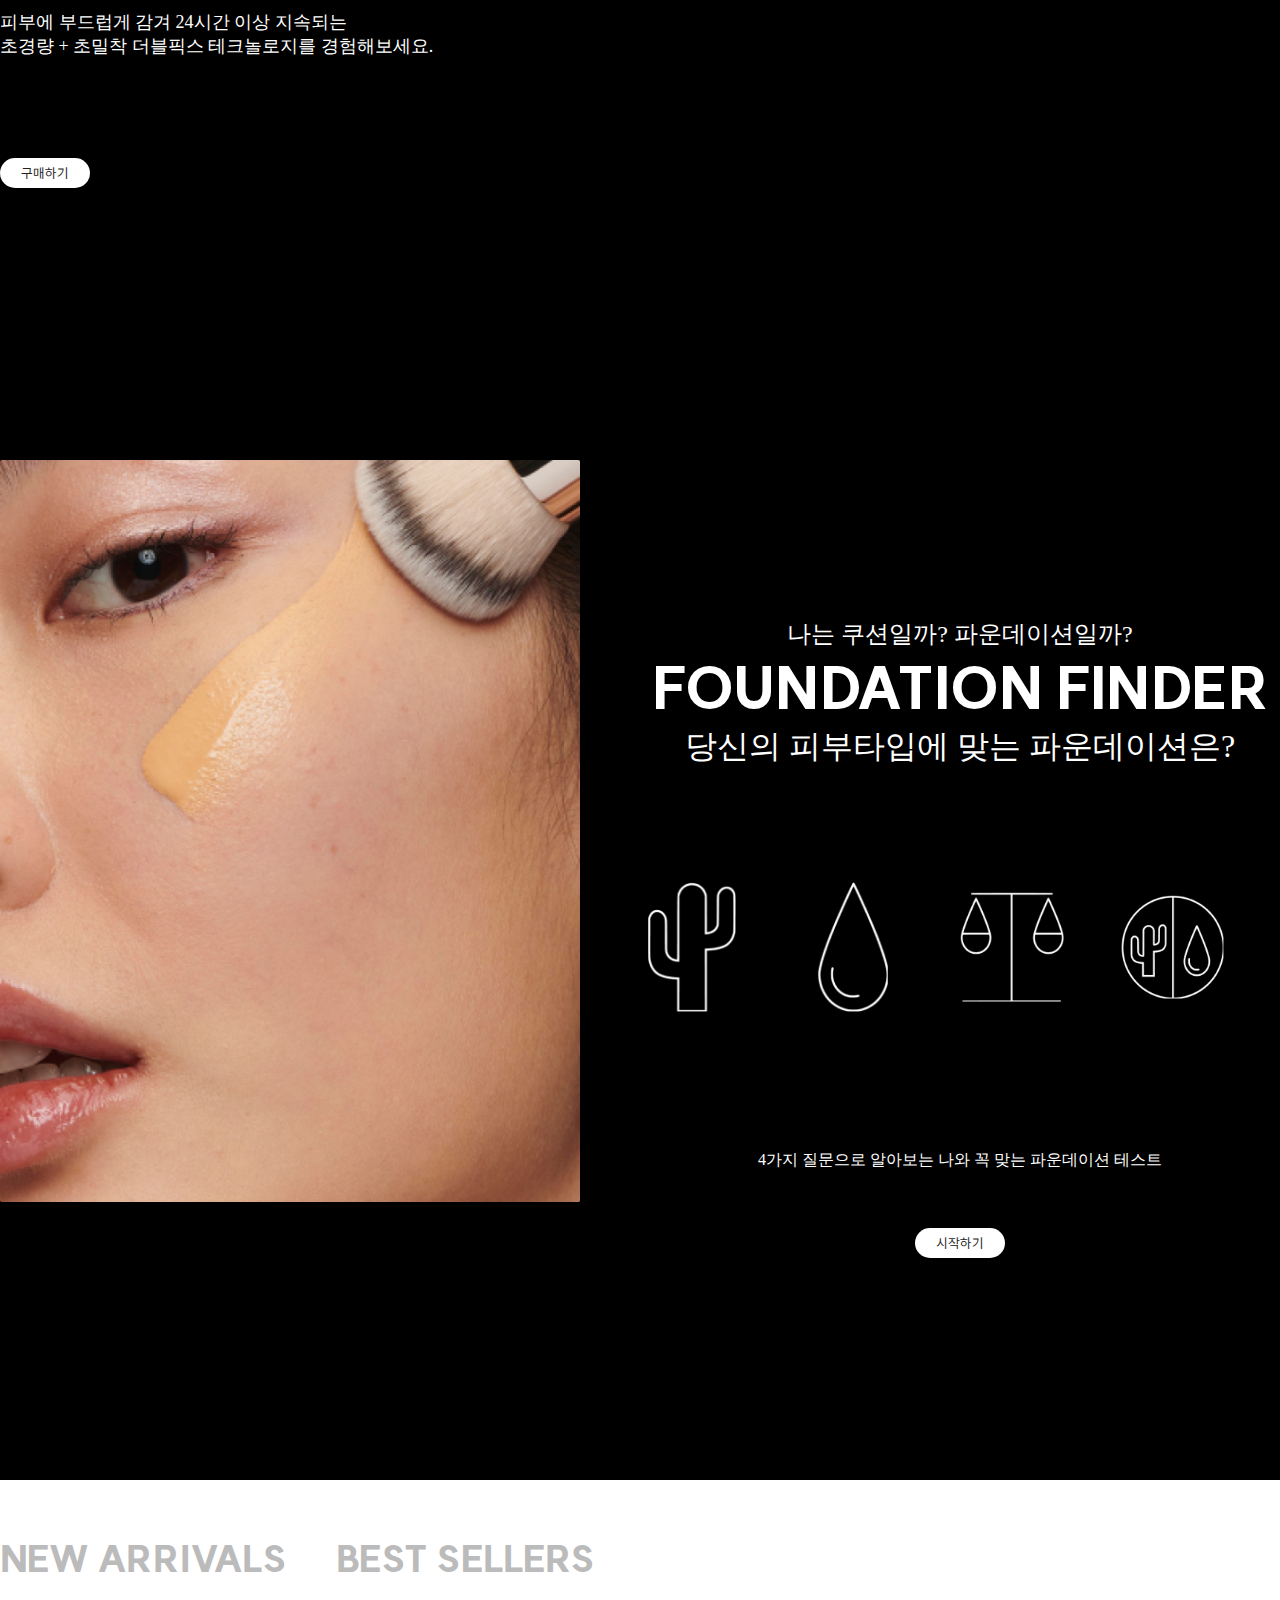
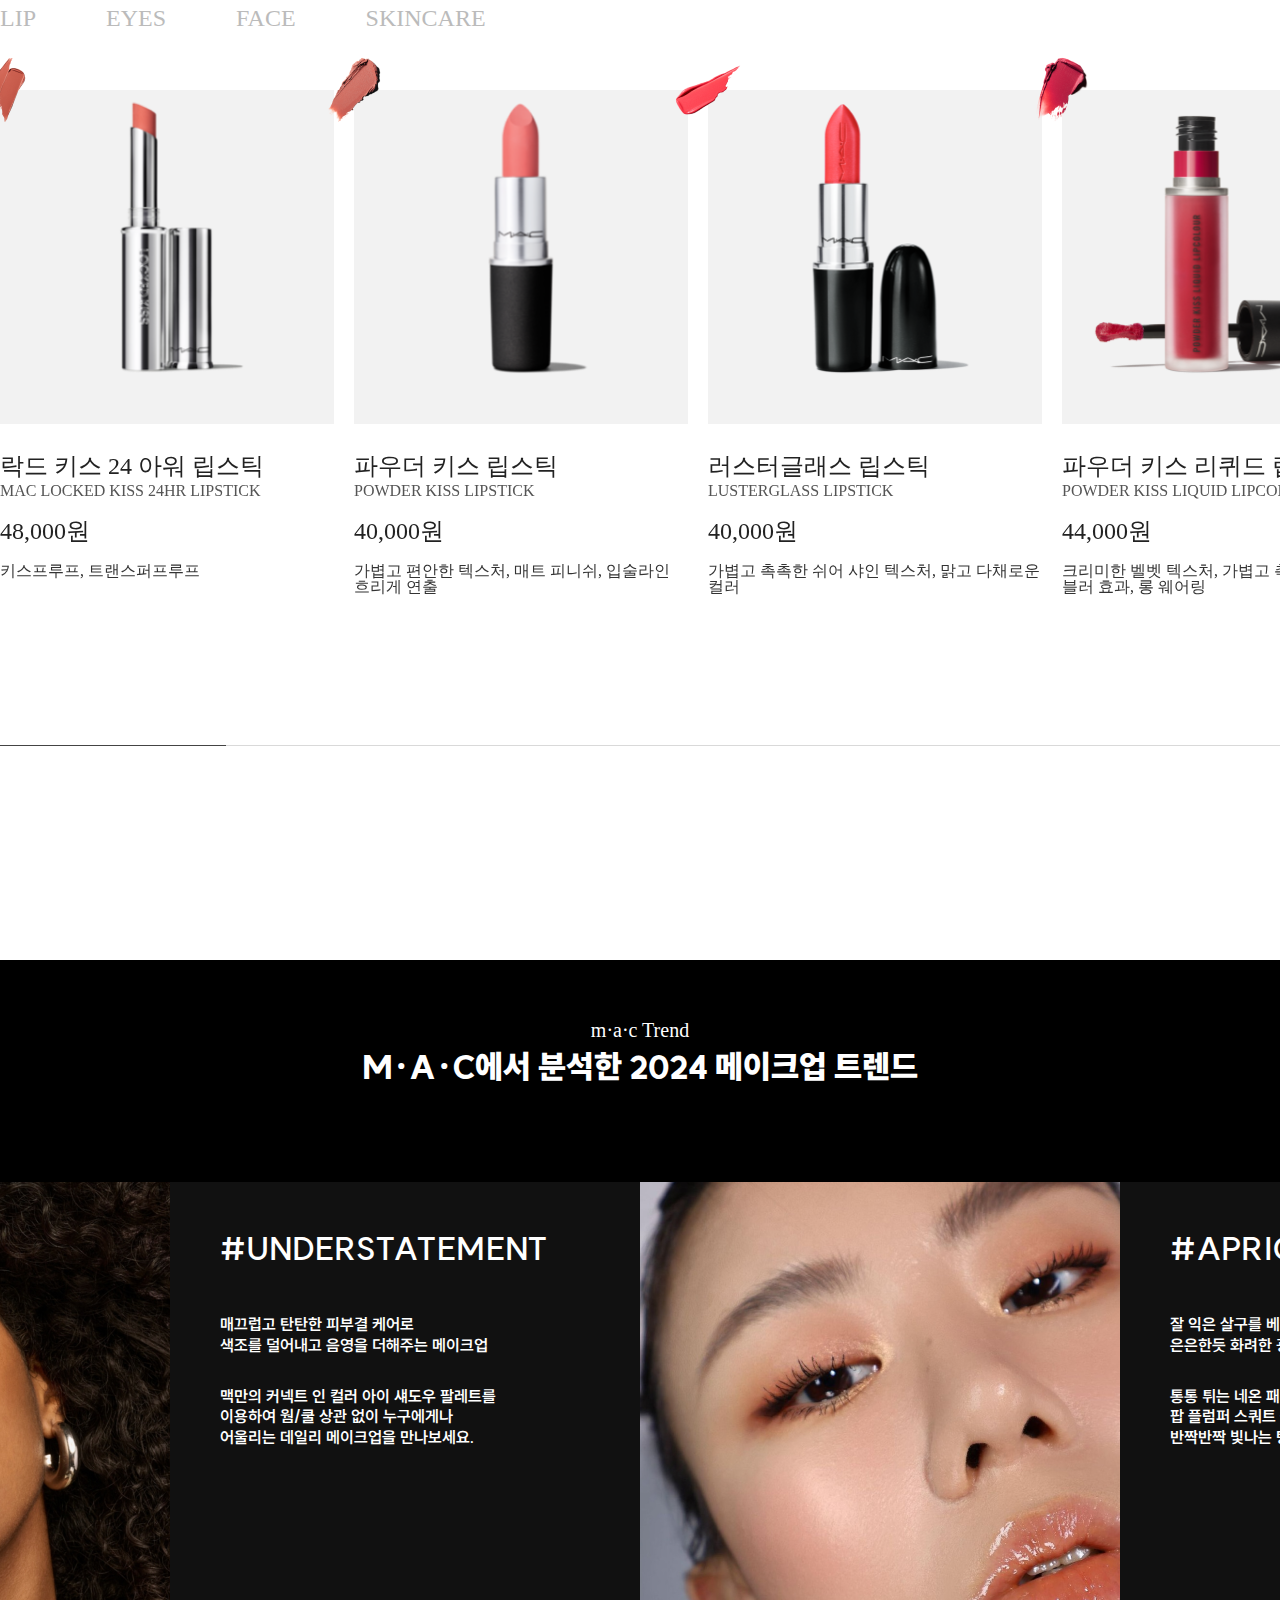
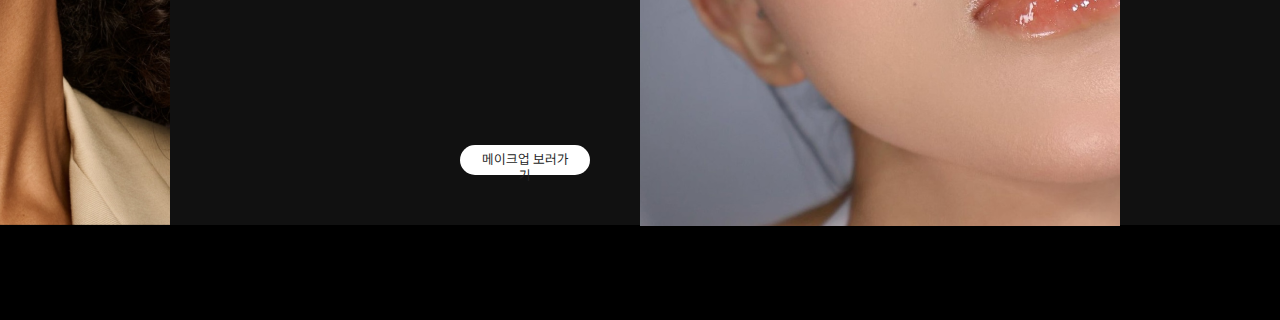
<file: mmac/html/index.html>
<!DOCTYPE html>
<html lang="kr">
<head>
    <meta charset="UTF-8">
    <meta name="viewport" content="width=device-width, initial-scale=1.0">
    <title>M·A·C Cosmetics</title>
    <link rel="stylesheet" href="../css/reset.css">
    <link rel="stylesheet" href="../css/index.css">
    <link rel="stylesheet" href="../css/font.css">
</head>
<body>
    <header>
        <div class="header-container">
            <a href="#">
                <figure class="menu">
                    <img src="../img/menubar.png" alt="menubar">
                </figure>
            </a>
            <a href="#">
                <figure class="logo">
                    <img src="../img/logo-w.png" alt="logo">
                </figure>
            </a>
            <a href="#">
                <figure class="menu">
                    <img src="../img/profile-w.png" alt="profile">
                </figure>
            </a>
        </div>
    </header>

    <main>
        <div class="main-container">
            <div class="plus">
                <button class="plus-button">
                    <figure class="plus-img">
                        <img src="../img/+.svg" alt="+">
                    </figure>
                </button>
                <div class="plus-contents hidden">
                    <div class="left-arrow"></div>
                    <figure class="plus-contents-img">
                        <img src="../img/파우더 키스 벨벳 블러 슬림 스틱.png" alt="powderkissslimstick">
                    </figure>
                    <div class="plus-text">
                        <div class="plus-title">
                            <p class="font-20">파우더 키스 벨벳 블러 슬림 스틱</p>
                            <p class="thin">POWDER KISSVELVET BLUR SLIM STICK</p>                            
                        </div>
                        <p class="font-20 bold">44,000원</p>
                        <p>벨벳 텍스처, 무광 블랙 패키지, 블러링 이펙트</p>
                        <p class="font-14">#벨벳 #슬림 #무광</p>
                        <div class="plus-button-box">
                            <button class="button b-black">구매하기</button>
                            <button class="button">체험하기</button>
                        </div>
                    </div>
                </div>
            </div>

            <div class="main-contents">
                <figure class="main-img">
                    <img src="../img/powderkiss.png" alt="powderkiss">
                </figure>
                <p>당신이 사랑하는 가볍고 부드러운 포뮬라 <br>
                NEW 파우더 키스 벨벳 블러 슬림 스틱 <br>
                12시간 건조함 없이 촉촉하고 부드러운 파우더 키스를 <br>
                지금 바로 경험해보세요.</p>
            </div>
        </div>
    </main>

    <section id="black-section">
        <div class="section-container-1400">

            <div class="longwear">
                <div class="longwear-contents">
                    <div class="longwear-title">
                        <p class="font-24 think">N E W</p>
                        <h2 class="font-36 heavy">STUDIO FIX LONGWEAR CUSHION FOUNDATION SPF 50/PA++</h2>
                    </div>
                    <div class="longwear-text">
                        <p class="font-18">
                            24시간동안 지워지지 않는 초 밀착 FIX <br>
                            새롭게 탄생한 자연스럽고 매끄러운 새틴광 피니시 <br>
                            76% 스킨케어 성분이 함유되어 촉촉하고 <br>
                            업그레이드 된 고밀착 더블픽스 퍼프
                        </p>

                        <p class="font-18">
                            피부에 부드럽게 감겨 24시간 이상 지속되는<br>
                            초경량 + 초밀착 더블픽스 테크놀로지를 경험해보세요.
                        </p>
                    </div>
                    <button class="button">구매하기</button>
                </div>
                <figure class="longwear-img">
                    <img src="../img/쿠션-허윤진.jpg" alt="longwear">
                </figure>
            </div>

            <div class="finder">
                <figure class="finder-img">
                    <img src="../img/foundation-finder.png" alt="finderimg">
                </figure>
                <div class="finder-contents">
                    <div class="finder-title">
                        <p class="font-24">나는 쿠션일까? 파운데이션일까?</p>
                        <h2 class="font-56 heavy">FOUNDATION FINDER</h2>
                        <p class="font-32">당신의 피부타입에 맞는 파운데이션은?</p>
                    </div>
                    <div class="finder-moving">
                        <div class="moving-container">
                            <figure class="skin-type"><img src="../img/건조.png" alt="건조"></figure>
                            <figure class="skin-type"><img src="../img/수분.png" alt="수분"></figure>
                            <figure class="skin-type"><img src="../img/밸런스.png" alt="밸런스"></figure>
                            <figure class="skin-type"><img src="../img/복합성.png" alt="복합성"></figure>
                            <figure class="skin-type"><img src="../img/건조.png" alt="건조"></figure>
                            <figure class="skin-type"><img src="../img/수분.png" alt="수분"></figure>
                            <figure class="skin-type"><img src="../img/밸런스.png" alt="밸런스"></figure>
                            <figure class="skin-type"><img src="../img/복합성.png" alt="복합성"></figure>
                        </div>
                    </div>
                    <p>4가지 질문으로 알아보는 나와 꼭 맞는 파운데이션 테스트</p>
                    <button class="button">시작하기</button>
                </div>
            </div>
        
           
    </section>

    <section id="white-section">
        <div class="section-container-1400">
            
            
            <div class="bestseller">
                <div class="new-or-best">
                    <h2 id="new-arrivals" class="new font-36 heavy">NEW ARRIVALS</h2>
                    <h2 class="best font-36 heavy">BEST SELLERS</h2>
                </div>
                <div class="products-list">
                    <h4 class="lip font-24">LIP</h4>
                    <h4 class="eyes font-24">EYES</h4>
                    <h4 class="face font-24">FACE</h4>
                    <h4 class="skin font-24">SKINCARE</h4>
                </div>

                
                
                <div class="bestproducts-container">
                    
                    
                    <div class="bestproducts-contents">
                        <figure class="bestproducts-color">
                            <img src="../img/락드키스24아워립스틱색.png" alt="color">
                        </figure>
                        <figure class="bestproducts">
                            <img src="../img/락드키스24아워립스틱.png" alt="lockedkiss">
                        </figure>
                        <div class="bestproducts-text">
                            <div class="bestproducts-title">     
                                <p class="font-24">락드 키스 24 아워 립스틱</p>
                                <p class="e-title">MAC LOCKED KISS 24HR LIPSTICK</p>
                            </div>
                            <p class="font-24">48,000원</p>
                        <p class="sub-text">키스프루프, 트랜스퍼프루프</p>
                    </div>
                </div>
                
                <div class="bestproducts-contents">
                    <figure class="bestproducts-color">
                        <img src="../img/파우더키스립스틱 컬러.png" alt="color">
                    </figure>
                    <figure class="bestproducts">
                        <img src="../img/파우더키스립스틱.png" alt="lockedkiss">
                    </figure>
                    <div class="bestproducts-text">
                        <div class="bestproducts-title">   
                            <p class="font-24">파우더 키스 립스틱</p>
                            <p class="e-title">POWDER KISS LIPSTICK</p>
                        </div>
                        <p class="font-24">40,000원</p>
                        <p class="sub-text">가볍고 편안한 텍스처, 매트 피니쉬, 입술라인 흐리게 연출</p>
                    </div>
                </div>
                
                <div class="bestproducts-contents">
                    <figure class="bestproducts-color">
                        <img src="../img/러스터글래스립스틱 컬러.png" alt="color">
                    </figure>
                    <figure class="bestproducts">
                        <img src="../img/러스터글래스립스틱.png" alt="lockedkiss">
                    </figure>
                    <div class="bestproducts-text">
                        <div class="bestproducts-title">
                            <p class="font-24">러스터글래스 립스틱</p>
                            <p class="e-title">LUSTERGLASS LIPSTICK</p>
                        </div>
                        <p class="font-24">40,000원</p>
                        <p class="sub-text">가볍고 촉촉한 쉬어 샤인 텍스처, 맑고 다채로운 컬러</p>
                    </div>
                </div>
                
                <div class="bestproducts-contents">
                    <figure class="bestproducts-color">
                        <img src="../img/파우더키스리퀴드컬러.png" alt="color">
                    </figure>
                    <figure class="bestproducts">
                        <img src="../img/파우더키스리퀴드.png" alt="lockedkiss">
                    </figure>
                    <div class="bestproducts-text">
                        <div class="bestproducts-title">
                            <p class="font-24">파우더 키스 리퀴드 립컬러</p>
                            <p class="e-title">POWDER KISS LIQUID LIPCOLOR</p>
                        </div>
                        <p class="font-24">44,000원</p>
                        <p class="sub-text">크리미한 벨벳 텍스처, 가볍고 촉촉한 매트타입, 블러 효과, 롱 웨어링</p>
                    </div>
                </div>    
                
                
            </div>
            <div class="slide-line">
                <div class="slide-point"></div>
            </div>
                
            </div>        
    </section>

    <section id="black-section">
        <div class="trend">
            <div class="trend-title">
                <p class="font-20">m·a·c Trend</p>
                <h2 class="font-32 heavy">M·A·C에서 분석한 2024 메이크업 트렌드</h2>
            </div>


            <div class="trend-contents-container">
                <div class="trend-contents">
                    <figure class="trend-img">
                        <img src="../img/understatement.png" alt="understatement">
                    </figure>
                    <div class="trend-box">
                        <h2 class="font-32 bold">#UNDERSTATEMENT</h2>
                        <div class="trend-text">
                            <p class="font-16 bold">매끄럽고 탄탄한 피부결 케어로 <br>
                                색조를 덜어내고 음영을 더해주는 메이크업</p>
                            <p class="font-16 bold">맥만의 커넥트 인 컬러 아이 섀도우 팔레트를 <br>
                                이용하여 웜/쿨 상관 없이 누구에게나 <br>
                                어울리는 데일리 메이크업을 만나보세요.</p>  
                        </div>
                        <button class="button">메이크업 보러가기</button>
                    </div>
                </div>

                <div class="trend-contents">
                    <figure class="trend-img">
                        <img src="../img/apricotmakeup.png" alt="understatement">
                    </figure>
                    <div class="trend-box">
                        <h2 class="font-32 bold">#APRICOTMAKEUP</h2>
                        <div class="trend-text">
                            <p class="font-16 bold">잘 익은 살구를 베어먹은 듯한 <br>
                                은은한듯 화려한 광채 메이크업</p>
                            <p class="font-16 bold">통통 튀는 네온 패키지로 돌아온 <br>
                                팝 플럼퍼 스쿼트 플럼핑 글로스 스틱으로 <br>
                                반짝반짝 빛나는 탕후루립을 만나보세요.</p>  
                        </div>
                        <button class="button">메이크업 보러가기</button>
                    </div>
                </div>
            </div>
        </div>

        <div class="vivaglam-carousel"> 
            <!-- 보일영역 -->
        
        <div class="vivaglam-container">
            <!-- 컨텐츠 그룹핑 -->

            <div class="campaign"></div>
        </div>    



        </div>


    </section>
    
    <script src="../js/plus.js"></script>
    <script src="../js/scroll.js"></script>
    <script src="../js/click.js"></script>
</body>
</html>
</file>
<file: mac2/css/index.css>
*{ 
    font-family: 'suit';
}

a {
    text-decoration: none;
    color: #222;
}

img {
    width: 100%;
    display: block;
}
button {
    background: inherit ; border:none; box-shadow:none; border-radius:0; padding:0; overflow:visible; cursor:pointer
}

header {
    width: 100%;
    height: 80px;
    padding: 0 32px;
    box-sizing: border-box;
    position: fixed;
    top: 0;
    z-index: 1;
}

.header-container {
    height: 100%;
    display: flex;
    justify-content: space-between;
    align-items: center;
}

.menu-box {
    width: 30px;
    height: 30px;
}


.logo-box {
    width: 300px;
    height: 80px;
}

/* 헤더 끗 */

main {
    width: 100%;
    height: 100vh;
    background-image: url(../img/민니\ 메인.png);
    background-repeat: no-repeat;
    background-size: cover;
    background-position: 32% center;
    
}

.main-container {
    width: 100%;
    height: 100%;
    position: relative;
    color: white;
}

.plus {
    position: absolute;
    left: 657px;
    top: 485px;
    display: flex;
    gap: 34px;
}

.plus-button {
    width: 30px;
    height: 30px;
    border-radius: 50%;
    background-color: #11111190;
    display: flex;
    justify-content: center;
    align-items: center;  
}

.plus-button > img {
    width: 20px;
    height: 20px;
}

.plus-box {
    width: 620px;
    height: 300px;
    background-color: #11111190;
    position: absolute;
    left: calc(100% + 32px) ;
    top: 50%;
    transform: translateY(-50%);
    display: flex;
    gap: 32px;
    padding: 16px;
    box-sizing: border-box;
}

.left-arrow {
    border: 20px solid transparent;
    width: 0;
    height: 0;
    position: absolute;
    left: -40px;
    top: 40%;
    border-right-color: #11111190;
}

/* ????????????????? */

.plus-lip-img {
    width: 266px;
    height: 266px;
    background-color: #ffffff98;
}

.plus-box-contents {
    position: relative;
}

.plus-text {
    display: flex;
    flex-direction: column;
    gap: 16px;
}

.plus-tag-box {
    display: flex;
    gap: 10px;
}

.plus-contents-button{
    position: absolute;
    right: 0;
    bottom: 0;
    display: flex;
    gap: 12px;
}

.button {
    width: 80px;
    height: 30px;
    background-color: #ffffff;
    border-radius: 50px;
    padding: 6px 16px;
    box-sizing: border-box;
}

.black {
    background-color: #222;
    color: white;
}

.main-contents {
    display: flex;
    flex-direction: column;
    gap: 5px;
    position: absolute;
    right: 32px;
    bottom: 32px;
}

.main-contents-img {
    width: 434px;
    height: 120px;
    margin-bottom: 20px;
}

/* 메인 끗~~ */


#background-black {
    background-color: black;
    color: white;
}

.section-container-1400 {
    max-width: 1400px;
    margin: 0 auto;
}

.longwear-cushion-container {
    display: flex;
    gap: 128px;
    align-items: center;
    padding: 46px 0;
    box-sizing: border-box;
}

.longwear-cushion-contents {
    display: flex;
    flex-direction: column;
    gap: 39px;
}

.longwear-cushion-contents > p {
    line-height: 120%;
}

.studio {
    margin-bottom: 50px;
}

.fix {
    margin-bottom: 45px;
}

.longwear-cushion-contents > button {
    margin-top: 110px;
}

.longwear-img {
    width: 690px;
    height: 860px;
}

.finder-container {
    width: 100%;
    height: 960px;
    display: flex;
    align-items: center;
    gap: 110px;
    padding: 46px 0;
    box-sizing: border-box;
}

.finder-img {
    width: 668px;
    height: 860px;
}

.finder-contents {
    display: flex;
    flex-direction: column;
    gap: 118px;
    align-items: center;
}

.finder-title{
    display: flex;
    flex-direction: column;
    gap: 12px;
    align-items: center;
}

.finder-moving-img{
    display: flex;
    justify-content: space-between;
    margin-bottom: 23px;
}

.skin {
    width: 98px;
}

.moisture {
    width: 74px;
}

.skin-type {
    width: 138px;
    height: 138px;
}

#background-white {
    background-color: white;
}

.bestseller-container {
    max-width: 1400px;
    margin: 0 auto;
    height: 960px;
    padding: 73px 0;
    box-sizing: border-box;
}

.new-or-best {
    color: #bbb;
    display: flex;
    gap: 50px;
    margin-bottom: 30px;
}

.lip-skin {
    color: #bbb;
    display: flex;
    gap: 68px;
    margin-bottom: 56px;
}

.best-products-container {
    display: flex;
    gap: 20px;
}

.best-products-contents {
    position: relative;
}

.best-products-color{
    width: 80px;
    height: 80px;
    position: absolute;
    left: -40px;
    top: -40px;
}

.best-products {
    width: 334px;
    height: 297px;
    background-color: #f2f2f2;
    margin-bottom: 23px;
}

.best-products-text{
    display: flex;
    flex-direction: column;
    gap: 2px;
}

.e-title {
    color: #555;
    margin-bottom: 20px;
}

.sub-text {
    color: #333;
    margin-top: 20px;
}

.slider {
    margin-top: 125px;
    background-color: #d9d9d9;
    width: 1400px;
    height: 1px;
}

.slider-point {
    width: 226px;
    height: 1px;
    background-color: #434343;
}

.trend-container {
    width: 100%;
    height: 960px;
    padding: 71px 0;
    box-sizing: border-box;
    display: flex;
    flex-direction: column;
    align-items: center;
}

.trend-title {
    display: flex;
    flex-direction: column;
    align-items: center;
    gap: 8px;
    margin-bottom: 98px;
}

.trend-contents {
    display: flex;
}

.trend-img {
    width: 480px;
    height: 642px;
}

.trend-text-box {
    width: 480px;
    height: 642px;
    background-color: #111;
    padding: 50px;
    box-sizing: border-box;
    position: relative;
}

.trend-text-box > h3 {
    margin-bottom: 44px;
}

.trend-text-box > p {
    margin-bottom: 28px;
    line-height: 120%;
}

.big-button {
    width: 130px;
    position: absolute;
    right: 50px;
    bottom: 50px;
}


/*  비바비바  */

.vivaglam {
    height: 960px;
    background-image: url(../img/vivaglam.png);
    background-position: center;
    background-repeat: no-repeat;
    background-size: 80%;
    display: flex;
    flex-direction: column;
    justify-content: center;
}

.vivaglam-contetns {
    height: 508px;
    display: flex;
    flex-direction: column;
    align-items: center;
}

.vivaglam-contetns > h2 {
    margin-bottom: 210px;
}

.vivaglam-contetns > p {
    margin-bottom: 62px;
    text-align: center;
}

.viva-lip {
    height: 960px;
    background-color: #8A000B;
    display: flex;
    flex-direction: column;
    align-items: center;
    padding: 60px 0 ;
    box-sizing: border-box;
}

.arrow-box {
    width: 1860px;
    height: 36px;
    display: flex;
    justify-content: space-between;
}

.prev-button {
    width: 36px;
    height: 36px;
}

.viva-lip-container {
    max-width: 1400px;
    margin: 0 auto;
}


.viva-lip-title {
    display: flex;
    flex-direction: column;
    gap: 25px;
    text-align: center;
    margin-bottom: 93px;
}

.viva-lip-contents-box {
    display: flex;
    gap: 20px;
}

.viva-lip-contents {
    display: flex;
    flex-direction: column;
    align-items: center;
    gap: 20px;
}

.viva-lip-img {
    width: 335px;
    height: 325px;
}

.viva-lip-text {
    display: flex;
    flex-direction: column;
    align-items: center;
    gap: 33px;
}

.viva-lip-container > p {
    text-align: center;
    margin-top: 82px;
}

.viva-since {
    height: 960px;
    padding: 60px;
    box-sizing: border-box;
    text-align: center;
    line-height: 120%;
}

.viva-since-container {
    max-width: 1400px;
    margin: 0 auto;
    display: flex;
    flex-direction: column;
    align-items: center;
    gap: 48px;
}

.viva-since-title{
    display: flex;
    flex-direction: column;
    gap: 14px;
    align-items: center;
}

.viva-since-contents {
    width: 1400px;
    height: 537px;
    background-image: url(../img/viva-since.png);
    background-repeat: no-repeat;
    background-size: cover;
    display: flex;
    justify-content: center;
    align-items: center;
}

.viva-since-text{
    display: flex;
    flex-direction: column;
    gap: 129px;
}

.mission {
    height: 960px;
    padding: 60px 30px;
    box-sizing: border-box;
    display: flex;
    flex-direction: column;
    align-items: center;
    gap: 178px;
}

.mission-contents-box {
    display: flex;
    gap: 30px;
}

.mission-img{
    width: 600px;
    height: 336px;
}

.mission-text-box {
    width: 600px;
    height: 336px;
    padding: 40px;
    box-sizing: border-box;
    display: flex;
    flex-direction: column;
    gap: 20px;
}

.white-box {
    background-color: #d9d9d980;
    color: #333;
}

.white-box > h4 {
    color: #222;
}

.black-box {
    background-color: #1e1e1e80;
    color: #cfcfcf;
}

.black-box > h4{
    color: #ffffff;
}

.virtual {
    padding: 60px 0;
}

.virtual-container {
    max-width: 1400px;
    margin: 0 auto;
}

.virtual-title {
    display: flex;
    flex-direction: column;
    gap: 30px;
    margin-bottom: 65px;
}

.virtual-contents-container{
    width: 1400px;
    display: flex;
    flex-direction: column;
    gap: 20px;
}

.virtual-contents-box {
    display: flex;
    gap: 20px;
}

.virtual-contents {
    width: 690px;
    height: 922px;
    background-color: #ffffff;
    border-radius: 2px;
    color: #222;
    padding: 30px;
    box-sizing: border-box;
}

.virtual-contents-title{
    display: flex;
    flex-direction: column;
    gap: 10px;
    margin-bottom: 30px;
}

.virtual-tag {
    margin-top: 30px;
}

.qr-box {
    display: flex;
}

.qr-box > button {
    margin-right: 40px;
}

.hidden{
    display: none;
}

.qr-background {
    width: 400px;
    height: 400px;
    background-color: #55555580;
    display: flex;
    justify-content: center;
    align-items: center;
    position: relative;
}

.qr-arrow{
    border: 34px solid transparent;
    width: 0;
    height: 0;
    border-right-color: #55555580;
    position: absolute;
    left: -68px;
}

.qr-img {
    width: 340px;
    height: 340px;
}

.line-button {
    border: 1px solid #222;
    border-radius: 50px;
    width: 148px;
    height: 30px;
    padding: 6px 16px;
    box-sizing: border-box;
    margin: 50px 0;
}

.virtual-img {
    width: 664px;
    height: 560px;
}

.benefits {
    height: 780px;
    padding: 60px;
    box-sizing: border-box;
}

.benefits-container {
    max-width: 1400px;
    margin: 0 auto;
    display: flex;
    flex-direction: column;
    align-items: center;
    text-align: center;
    gap: 30px;
}

.benefits-contents{
    display: flex;
    justify-content: space-between;
    align-items: center;
}

.benefits-img {
    width: 358px;
    height: 418px;
}

.benefits-container > button {
    width: 100px;
}

footer {
    background-color: black;
    padding: 0 60px;
    color: white;
}

.footer-container{
    height: 581px;
    display: flex;
    flex-direction: column;
    gap: 20px;
    align-items: center;

}

.footer-line {
    width: 1800px;
    height: 1px;
    background-color: #7e7e7e;
}

.footer-contents {
    width: 100%;
    margin-top: 60px;
    display: flex;
    gap: 120px;
    position: relative;
    margin-bottom: 140px;
}

.license-line {
    width: 383px;
    height: 1px;
    background-color: #7e7e7e;
}

.license {
    display: flex;
    flex-direction: column;
    gap: 8px;
}

.license-list {
    margin-top: 8px;
}

.license-list > a {
    text-decoration: underline;
    color: white;
}

.customer {
    display: flex;
    flex-direction: column;
    gap: 8px;
}

.customer-line {
    width: 175px;
    height: 1px;
    background-color: #7e7e7e;
}

.customer-list {
    margin-top: 8px;
}

.customer-list > a {
    color: white;
}

.mac-home {
    width: 132px;
    height: 132px;
    position: absolute;
    right: 0px;
}

.social-box {
    display: flex;
    gap: 14px;
}

.social-icon{
    width: 30px;
    height: 30px;
}
</file>
<file: mac2/css/font.css>
@font-face {
    font-family: suit;
    src: url(../font/suit/SUIT-Medium.ttf);
}

@font-face {
    font-family: suit-bold;
    src: url(../font/suit/SUIT-Bold.ttf);
}

@font-face {
    font-family: suit-heavy;
    src: url(../font/suit/SUIT-Heavy.ttf);
}

.font-10 {
    font-size: 10px;
}

.font-14 {
    font-size: 14px;
}

.font-15 {
    font-size: 15px;
}

.font-18 {
    font-size: 18px;
}

.font-20 {
    font-size: 20px;
}

.font-24 {
    font-size: 24px;
}

.font-32 {
    font-size: 32px;
}
.font-36 {
    font-size: 36px;
}

.font-40 {
    font-size: 40px;
}

.font-50 {
    font-size: 50px;
}

.font-56 {
    font-size: 56px;
}

.font-72 {
    font-size: 72px;
}
 
.bold{
    font-family: 'suit-bold';
}

.heavy {
    font-family: 'suit-heavy';
}
</file>
<file: mmac/css/index.css>
img{
    width: 100%;
    display: block;
    object-fit: contain;
}

header{
    width: 100%;
    height: 100px;
    padding: 0 30px;
    box-sizing: border-box;
    position: fixed;
    top: 0;
}

.header-container{
    display: flex;
    justify-content: space-between;
    align-items: center;
}

.menu{
    width: 30px;
    height: 30px;
}

.logo{
    width: 333px;
    height: 93px;
}

main{
    width: 100%;
    padding: 40px;
    box-sizing: border-box;
    background-image: url(../img/민니_화보_\(4\).jpg);
    background-repeat: no-repeat;
    background-size: cover;
    background-position: 32% center;
    color: white;
}

.main-container{
    height: 960px;
    position: relative;
}

.plus{
    display: flex;
    justify-content: center;
    align-items: center;
    gap: 40px;
    position: absolute;
    left: 615px;
    top: 430px;
}

.plus-button{
    width: 30px;
    height: 30px;
    background-color: #11111190;
    border-radius: 50px;
    display: flex;
    justify-content: center;
    align-items: center;
}

.plus-img{
    width: 20px;
    height: 20px;
}

.plus-contents{
    width: 620px;
    height: 300px;
    background-color: #11111190;
    position: relative;
    display: flex;
    gap: 20px;
    padding: 16px;
    box-sizing: border-box;
}

.hidden{
    display: none;
}

.left-arrow{
    border: 20px solid transparent;
    width: 0;
    height: 0;
    border-right-color: #11111190;
    position: absolute;
    left: -40px;
    top: 130px;
}

.plus-contents-img{
    width: 266px;
    height: 266px;
    background-color: #ffffff80;
}

.plus-title{
    display: flex;
    flex-direction: column;
    gap: 6px;
}

.plus-text{
    display: flex;
    flex-direction: column;
    gap: 20px;
    position: relative;
}

.plus-button-box{
    display: flex;
    gap: 20px;
    position: absolute;
    right: 0;
    bottom: 0;
}

.button{
    width: 90px;
    height: 30px;
    background-color: #ffffff;
    color: #222;
    border-radius: 50px;
    padding: 6px 16px;
    box-sizing: border-box;
}

.b-black{
    background-color: #222;
    color: #ffffff;
}

.main-contents{
    display: flex;
    flex-direction: column;
    gap: 26px;
    position: absolute;
    right: 40px;
    bottom: 40px;
}

.main-img{
    width: 434px;
    height: 120px;
}

#black-section {
    background-color: black;
    color: white;
}

.section-container-1400{
    max-width: 1400px;
    margin: 0 auto;
}

.longwear{
    height: 960px;
    display: flex;
    padding: 40px 0;
    box-sizing: border-box;
    gap: 90px;
    align-items: center;
}

.longwear-contents{
    width: 630px;
}

.longwear-title{
    display: flex;
    flex-direction: column;
    gap: 20px;
    margin-bottom: 80px;
}

.longwear-text{
    display: flex;
    flex-direction: column;
    gap: 30px;
    margin-bottom: 100px;
    line-height: 150%;
}

.longwear-img{
    width: 690px;
    height: 868px;
    opacity: 0;
    transition: opacity 1s ease;
}

.visible {
    opacity: 1;
}

.finder{
    height: 960px;
    padding: 60px 0;
    display: flex;
    gap: 60px;
}

.finder-img{
    width: 690px;
    height: 830px;
}

.finder-contents{
    display: flex;
    flex-direction: column;
    align-items: center;
    justify-content: center;
    width: 50%;
}

.finder-title{
    display: flex;
    flex-direction: column;
    gap: 14px;
    align-items: center;
}

.finder-moving{
    margin-top: 120px;
    margin-bottom: 140px;
    width: 100%;
    overflow: hidden;
}

.moving-container {
    display: flex;
    width: calc(100% * 2);
    flex-shrink: 0;
    animation: finder 10s linear infinite;
}

.skin-type{
    width: 130px;
    height: 130px;
    margin-right: 56px;
}

.skin-type > img {
    height: 100%;
}

@keyframes finder {
    0%{
        transform: translateX(0%);
    }

    100%{
        transform: translateX(-50%);
    }
    
}

.finder-contents > button{
    margin-top: 60px;
}

#white-section {
    background-color: white;
}

.bestseller{
    height: 960px;
    color: #222;
    padding: 60px 0;
    display: flex;
    flex-direction: column;
}

.new-or-best{
    display: flex;
    gap: 50px;
    color: #bbb;
    margin-bottom: 30px;
}

.products-list{
    color: #bbb;
    display: flex;
    gap: 70px;
    margin-bottom: 60px;
}

.bestproducts-container{
    display: flex;
    gap: 20px;
    margin-bottom: 150px;
}

.bestproducts-contents{
    position: relative;
}

.bestproducts-color{
    width: 80px;
    height: 80px;
    position: absolute;
    top: -40px;
    left: -40px;
}

.bestproducts{
    width: 334px;
    height: 334px;
    background-color: #f2f2f2;
    margin-bottom: 30px;
}

.bestproducts-text{
    display: flex;
    flex-direction: column;
    gap: 20px;
}

.bestproducts-title{
    display: flex;
    flex-direction: column;
    gap: 5px;
}

.e-title{
    color: #555;
}

.sub-text{
    color: #333;
}

.slide-line{
    width: 1400px;
    height: 1px;
    background-color: #d9d9d9;
}

.slide-point{
    width: 226px;
    height: 1px;
    background-color: #444;
}

.trend{
    height: 960px;
    padding: 60px 0;
    box-sizing: border-box;
    display: flex;
    flex-direction: column;
    align-items: center;
}

.trend-title{
    display: flex;
    flex-direction: column;
    gap: 10px;
    align-items: center;
    margin-bottom: 100px;
}

.trend-contents-container{
    display: flex;
}

.trend-contents{
    display: flex;
    height: 643px;
    position: relative;
}

.trend-img{
    width: 480px;
}

.trend-box{
    width: 470px;
    padding: 50px;
    box-sizing: border-box;
    position: relative;
    background-color: #111;
}

.trend-box > h2 {
    margin-bottom: 50px;
}

.trend-text{
    display: flex;
    flex-direction: column;
    gap: 30px;
    line-height: 130%;
}

.trend-box > button{
    width: 130px;
    position: absolute;
    right: 50px;
    bottom: 50px;
}
</file>
<file: mmac/css/font.css>
@font-face {
    font-family: suit;
    src: url(../font/suit/SUIT-Regular.ttf);
}

@font-face {
    font-family: suit-thin;
    src: url(../font/suit/SUIT-Light.ttf);
}

@font-face {
    font-family: suit-bold;
    src: url(../font/suit/SUIT-Bold.ttf);
}

@font-face {
    font-family: suit-heavy;
    src: url(../font/suit/SUIT-Heavy.ttf);
}

*{
    font-family: 'suit';
}

a {
    text-decoration: none;
    color: #222;
}

.font-10 {
    font-size: 10px;
}

.font-14 {
    font-size: 14px;
}

.font-15 {
    font-size: 15px;
}

.font-18 {
    font-size: 18px;
}

.font-20 {
    font-size: 20px;
}

.font-24 {
    font-size: 24px;
}

.font-32 {
    font-size: 32px;
}
.font-36 {
    font-size: 36px;
}

.font-40 {
    font-size: 40px;
}

.font-50 {
    font-size: 50px;
}

.font-56 {
    font-size: 56px;
}

.font-72 {
    font-size: 72px;
}
 
.bold{
    font-family: 'suit-bold';
}

.heavy {
    font-family: 'suit-heavy';
}

.thin{
    font-family: 'suit-thin';
}
</file>
